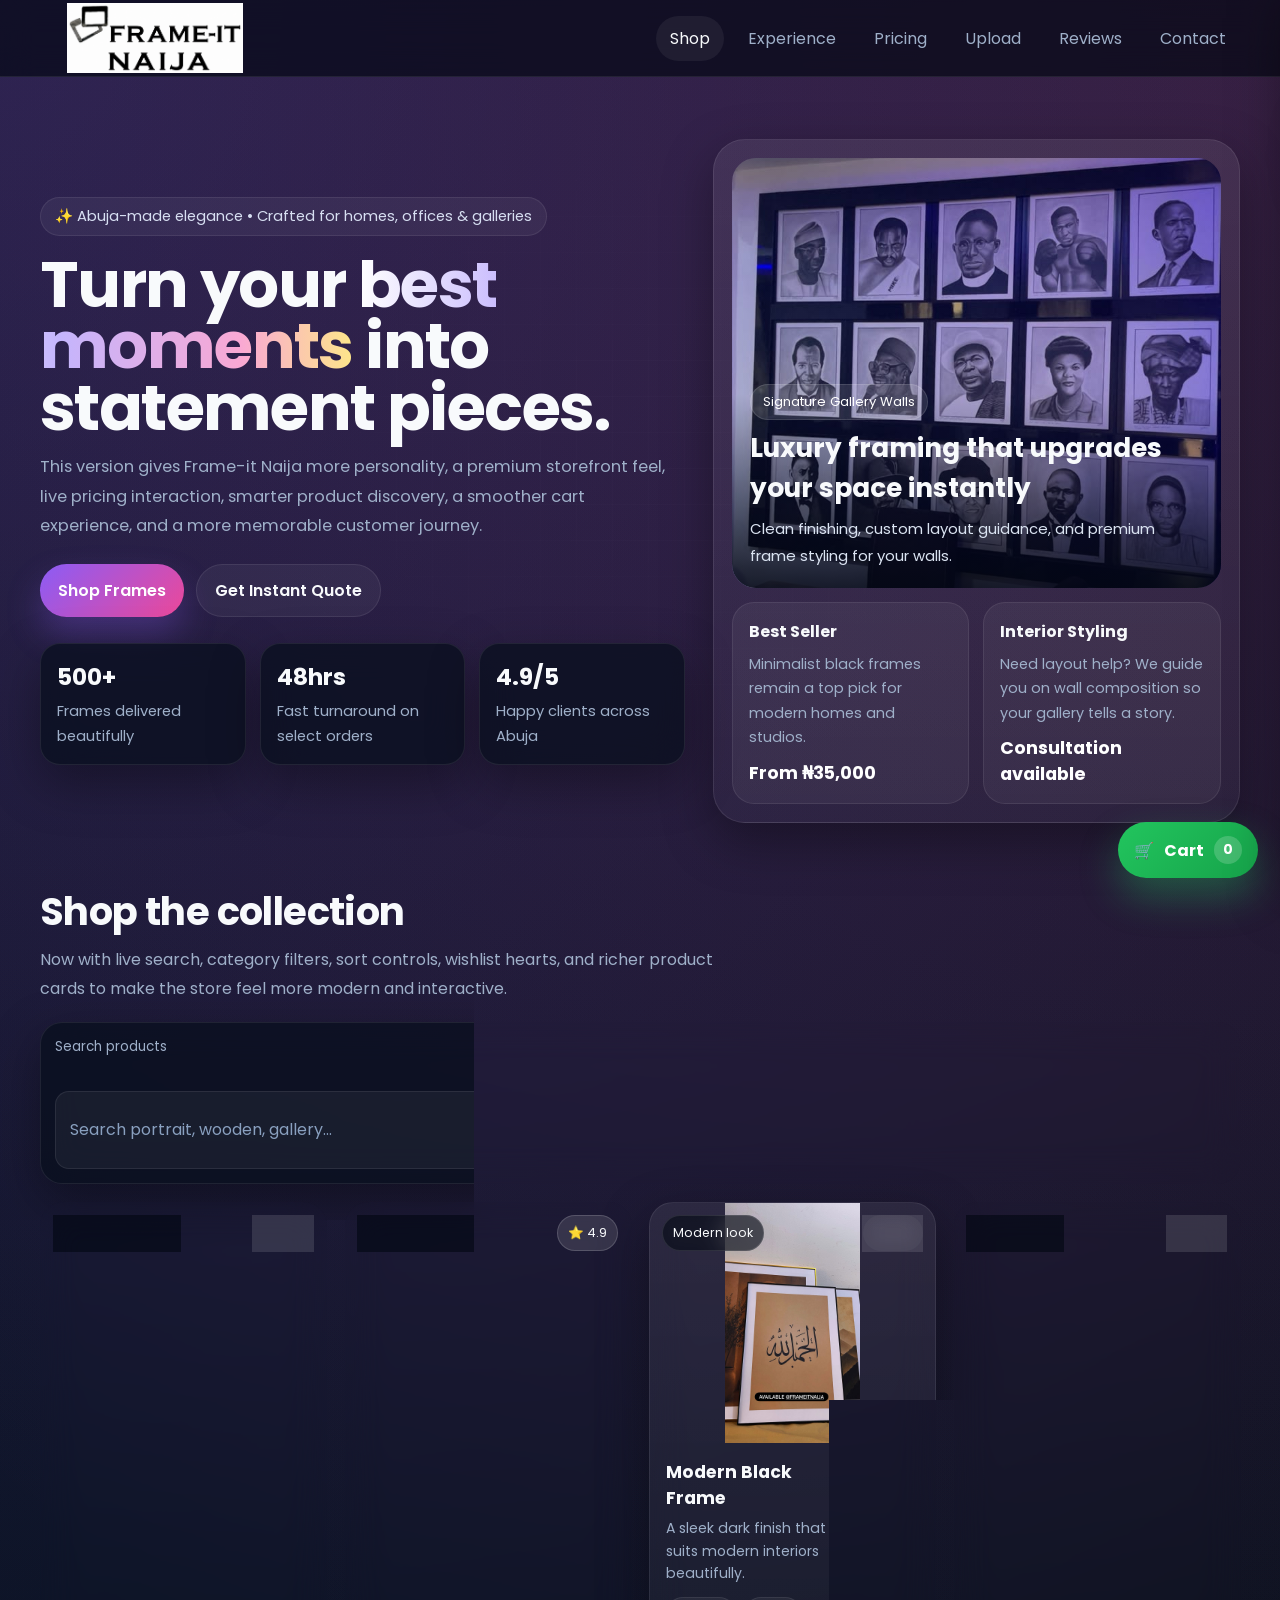
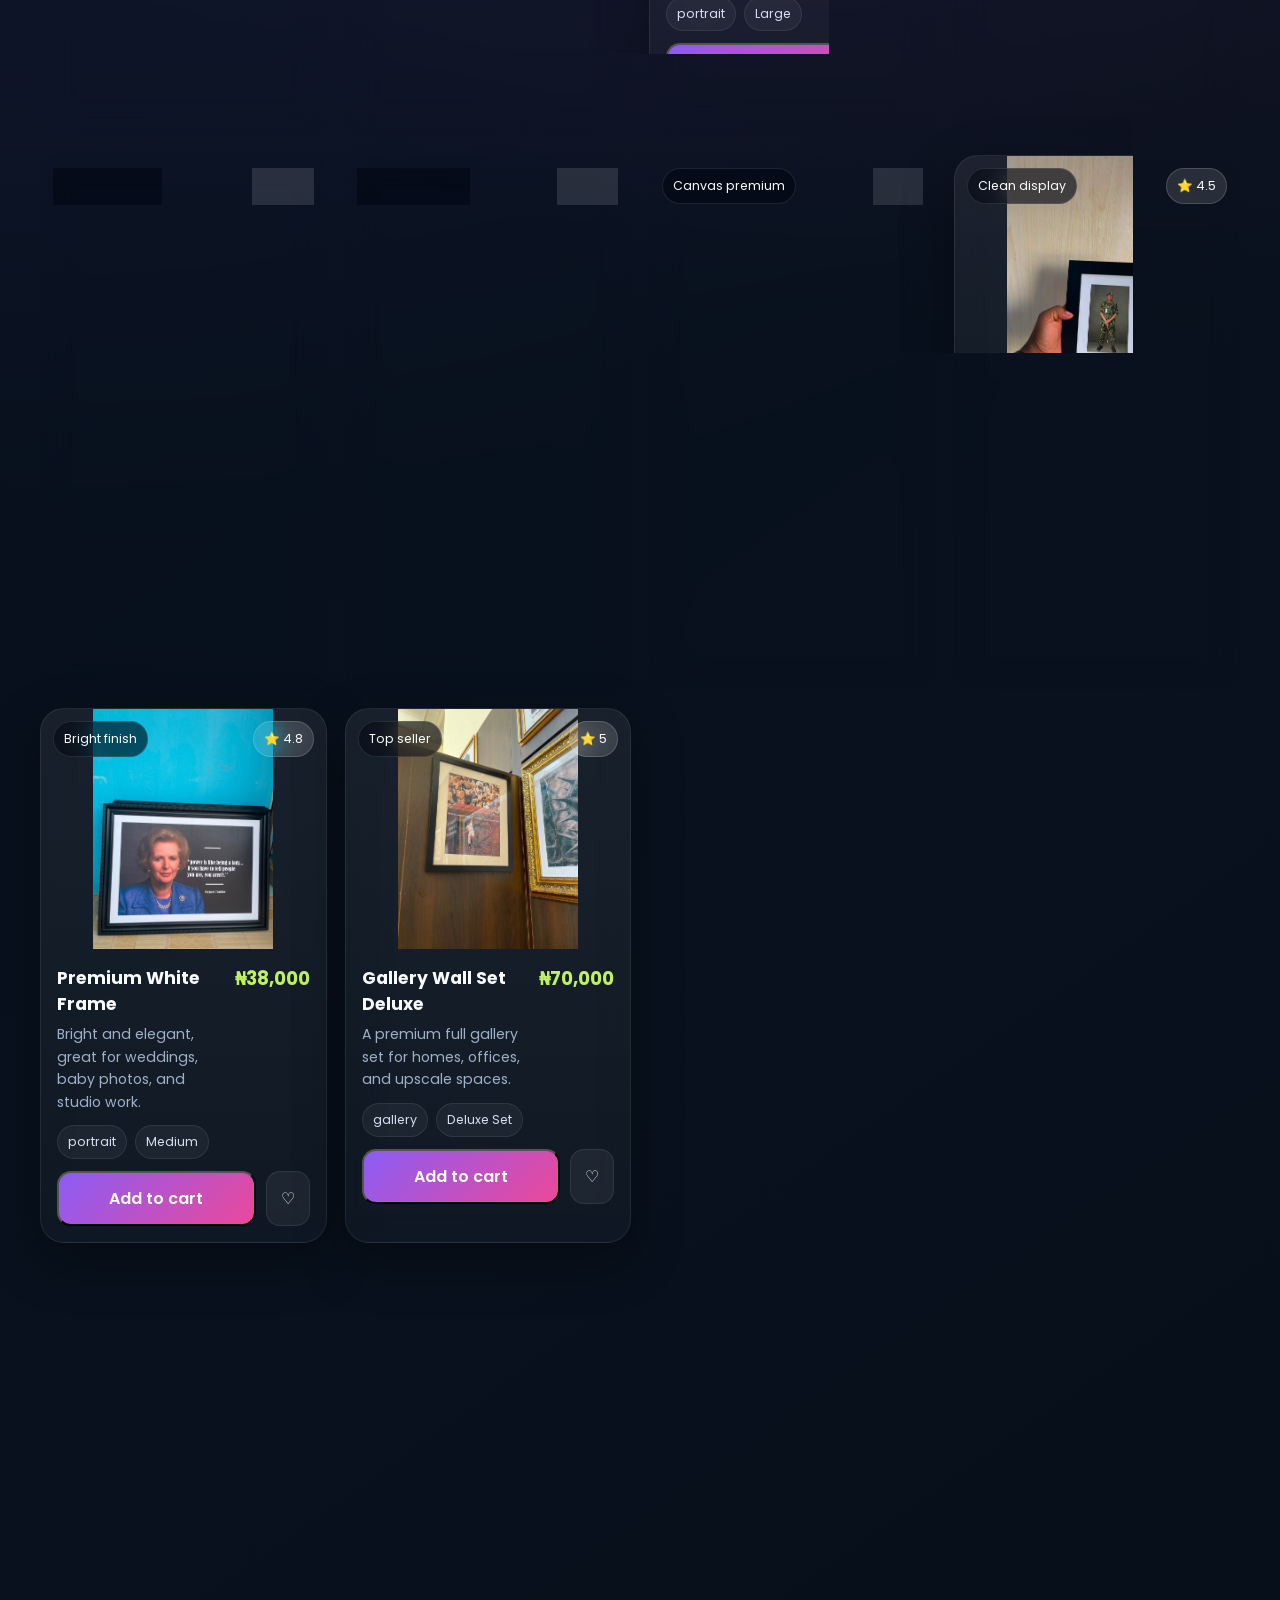
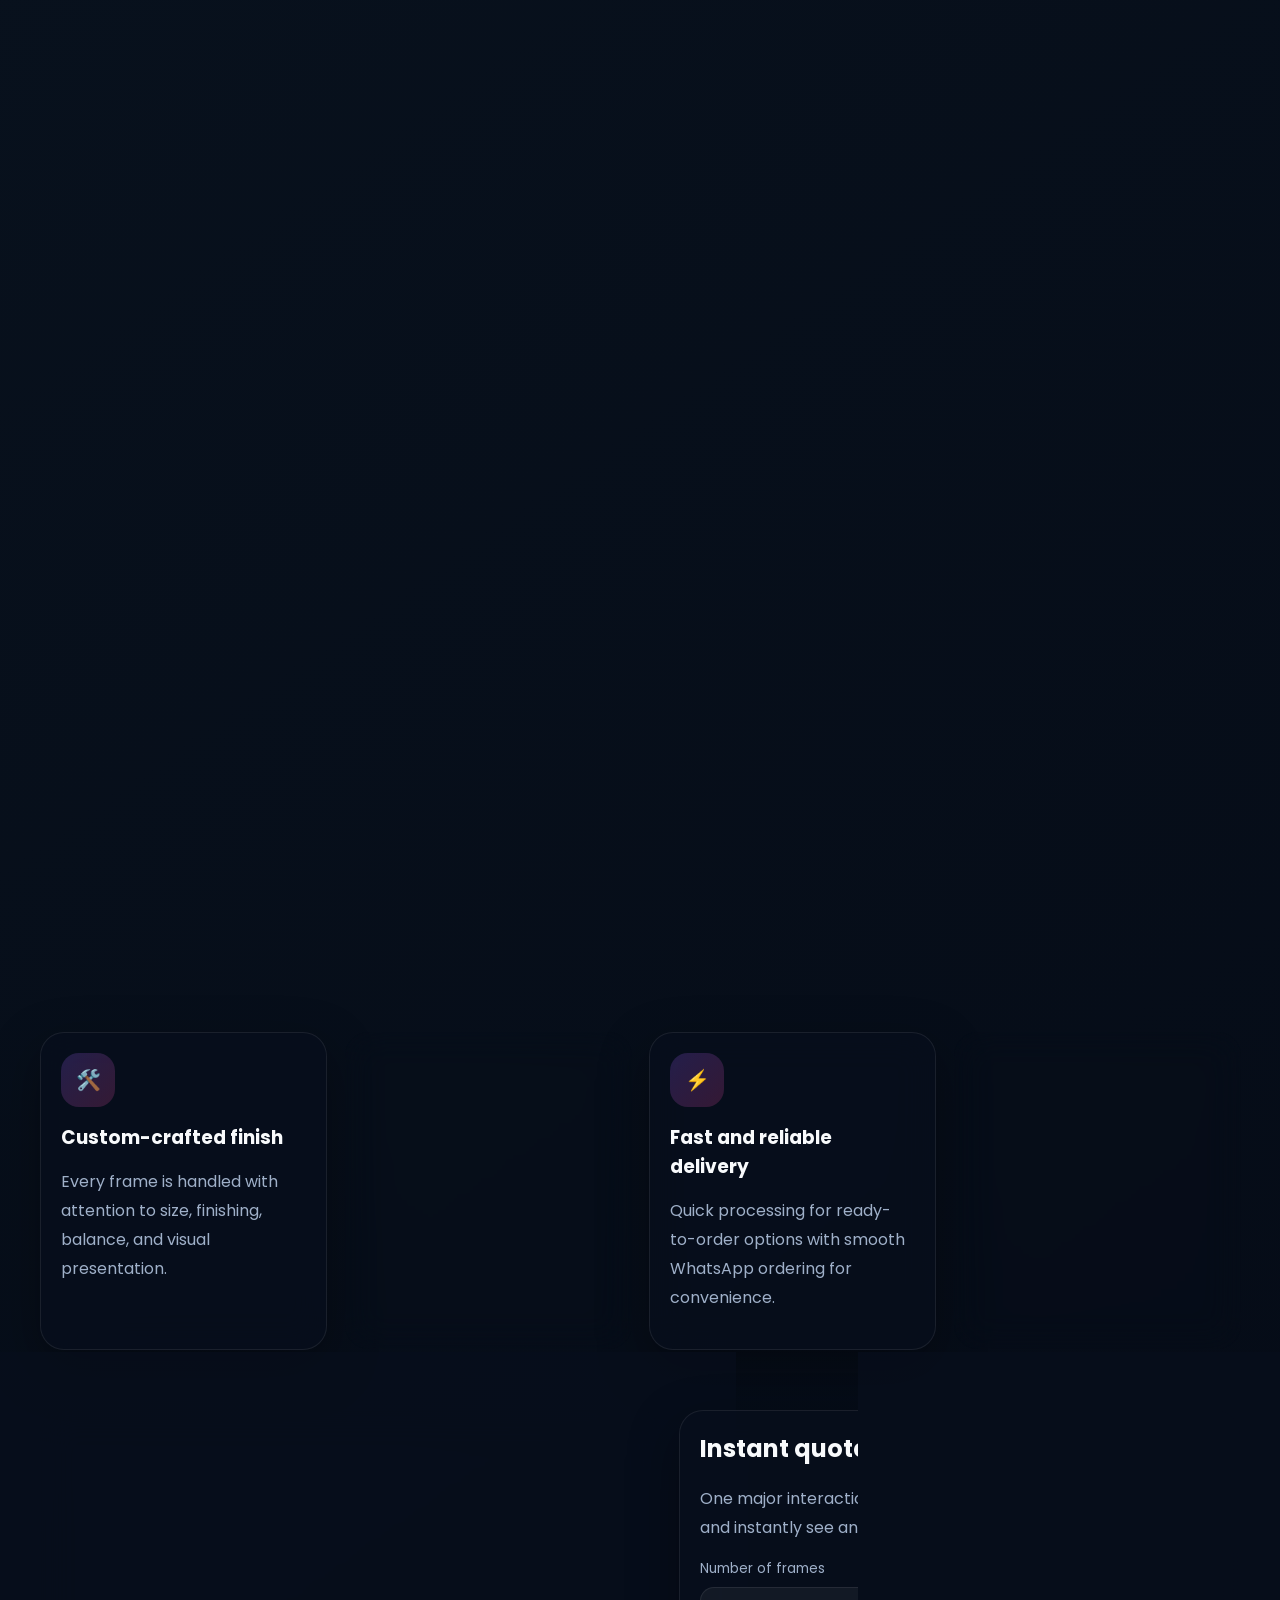
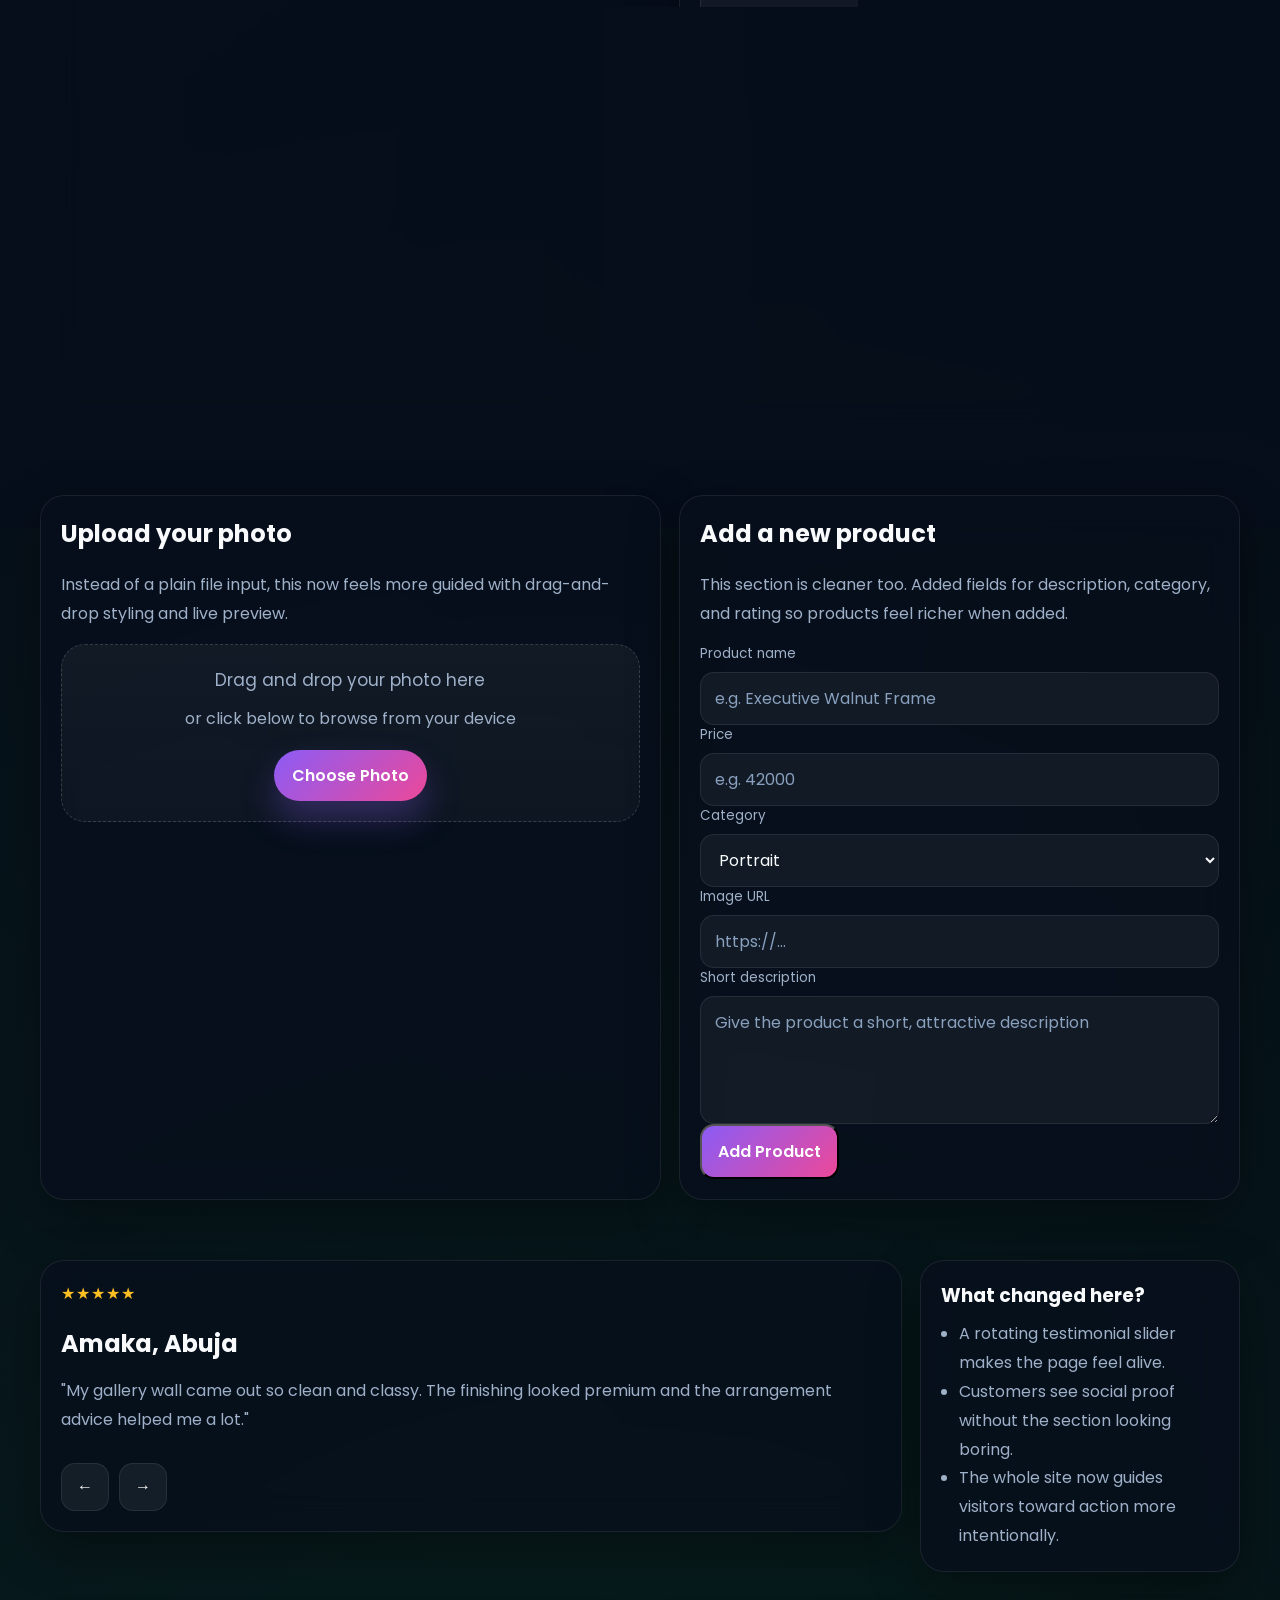
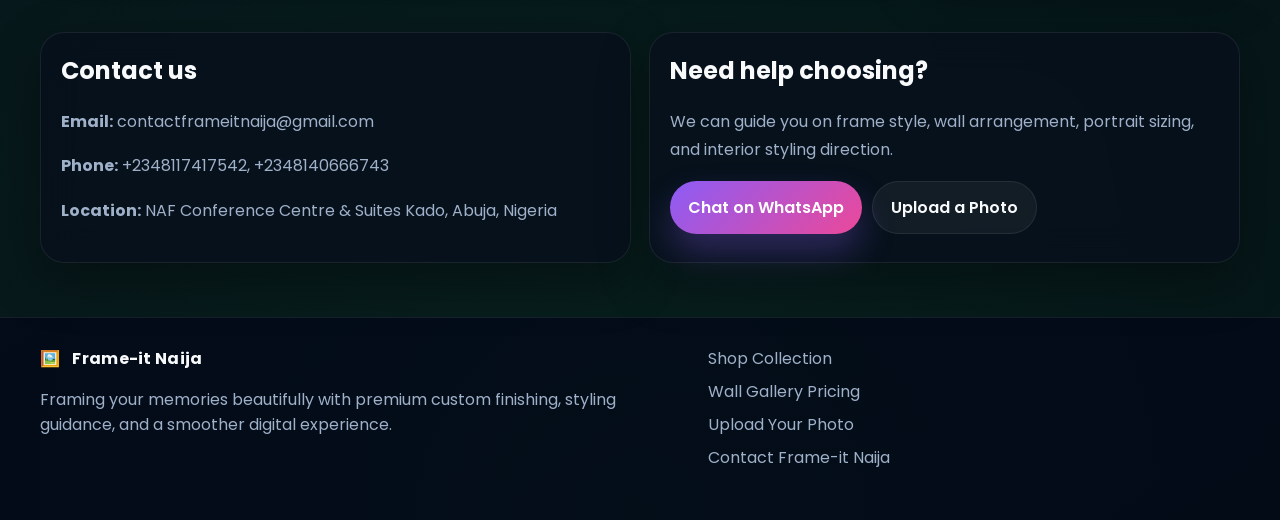
<file: index.html>
<!DOCTYPE html>
<html lang="en">
<head>
  <meta charset="UTF-8" />
  <meta name="viewport" content="width=device-width, initial-scale=1.0" />
  <title>Frame-it Naija | Premium Custom Frames</title>
  <link rel="icon" type="image/png" href="frame-it-naija-logo-index.png" />
  <link rel="preconnect" href="https://fonts.googleapis.com">
  <link rel="preconnect" href="https://fonts.gstatic.com" crossorigin>
  <link href="https://fonts.googleapis.com/css2?family=Poppins:wght@300;400;500;600;700;800&display=swap" rel="stylesheet">
  <style>
    :root {
      --bg: #07111f;
      --bg-soft: #0c1729;
      --panel: rgba(8, 15, 29, 0.72);
      --panel-solid: #0f1a2b;
      --text: #f8fafc;
      --muted: #9fb0c9;
      --line: rgba(255,255,255,0.08);
      --primary: #8b5cf6;
      --secondary: #ec4899;
      --accent: #22c55e;
      --gold: #f59e0b;
      --danger: #fb7185;
      --shadow: 0 18px 50px rgba(0,0,0,0.35);
      --radius-xl: 28px;
      --radius-lg: 20px;
      --radius-md: 14px;
      --max: 1200px;
    }

    * { box-sizing: border-box; }
    html { scroll-behavior: smooth; }
    body {
      margin: 0;
      font-family: 'Poppins', sans-serif;
      color: var(--text);
      background:
        radial-gradient(circle at top left, rgba(139,92,246,.22), transparent 30%),
        radial-gradient(circle at top right, rgba(236,72,153,.18), transparent 28%),
        radial-gradient(circle at bottom center, rgba(34,197,94,.12), transparent 30%),
        linear-gradient(145deg, #06101c, #08111d 40%, #030712);
      overflow-x: hidden;
    }

    body::before {
      content: "";
      position: fixed;
      inset: 0;
      pointer-events: none;
      background-image: linear-gradient(rgba(255,255,255,.03) 1px, transparent 1px), linear-gradient(90deg, rgba(255,255,255,.03) 1px, transparent 1px);
      background-size: 36px 36px;
      mask-image: radial-gradient(circle at center, black, transparent 78%);
      opacity: .45;
    }

    a { color: inherit; text-decoration: none; }
    img { max-width: 100%; display: block; }
    button, input, select, textarea { font: inherit; }

    .topbar {
      position: sticky;
      top: 0;
      z-index: 50;
      backdrop-filter: blur(16px);
      background: rgba(3,7,18,.65);
      border-bottom: 1px solid var(--line);
    }

    .topbar-inner,
    .section-wrap,
    .footer-wrap {
      width: min(var(--max), calc(100% - 32px));
      margin: 0 auto;
    }

    .topbar-inner {
      display: flex;
      align-items: center;
      justify-content: space-between;
      gap: 18px;
      min-height: 76px;
    }

    .brand {
      display: flex;
      align-items: center;
      gap: 12px;
      font-weight: 700;
      letter-spacing: .3px;
    }

    .brand-logo {
      width: 230px;
      height: 70px;
      object-fit: contain;
      object-position: center;
      border-radius: 0;
      box-shadow: none;
    }

    .desktop-nav {
      display: flex;
      flex-wrap: wrap;
      gap: 10px;
      align-items: center;
    }

    .desktop-nav button,
    .ghost-btn,
    .chip,
    .cta,
    .cart-fab,
    .icon-btn,
    .mini-btn {
      border: 0;
      cursor: pointer;
      transition: .28s ease;
    }

    .desktop-nav button {
      background: transparent;
      color: var(--muted);
      padding: 10px 14px;
      border-radius: 999px;
    }

    .desktop-nav button:hover,
    .desktop-nav button.active-link {
      color: var(--text);
      background: rgba(255,255,255,.06);
    }

    .hero {
      position: relative;
      padding: 62px 0 30px;
    }

    .hero-grid {
      width: min(var(--max), calc(100% - 32px));
      margin: 0 auto;
      display: grid;
      grid-template-columns: 1.1fr .9fr;
      gap: 28px;
      align-items: center;
    }

    .hero-copy {
      position: relative;
      z-index: 1;
    }

    .eyebrow {
      display: inline-flex;
      gap: 8px;
      align-items: center;
      padding: 8px 14px;
      border: 1px solid rgba(255,255,255,.08);
      border-radius: 999px;
      background: rgba(255,255,255,.05);
      color: #d7dff2;
      font-size: .92rem;
      margin-bottom: 18px;
    }

    .hero h1 {
      margin: 0 0 14px;
      font-size: clamp(2.3rem, 5vw, 4.7rem);
      line-height: .96;
      letter-spacing: -1.6px;
    }

    .gradient-text {
      background: linear-gradient(90deg, #fff, #c4b5fd 35%, #f9a8d4 75%, #fde68a);
      -webkit-background-clip: text;
      background-clip: text;
      color: transparent;
    }

    .hero p {
      max-width: 640px;
      color: var(--muted);
      font-size: 1.02rem;
      line-height: 1.8;
      margin: 0 0 24px;
    }

    .hero-actions {
      display: flex;
      flex-wrap: wrap;
      gap: 12px;
      margin-bottom: 26px;
    }

    .cta,
    .ghost-btn {
      padding: 13px 18px;
      border-radius: 999px;
      font-weight: 600;
    }

    .cta {
      color: #fff;
      background: linear-gradient(135deg, var(--primary), var(--secondary));
      box-shadow: 0 18px 35px rgba(139,92,246,.3);
    }

    .cta:hover,
    .cart-fab:hover,
    .icon-btn:hover,
    .mini-btn:hover {
      transform: translateY(-2px);
    }

    .ghost-btn {
      background: rgba(255,255,255,.05);
      color: var(--text);
      border: 1px solid rgba(255,255,255,.08);
    }

    .stats {
      display: grid;
      grid-template-columns: repeat(3, minmax(0,1fr));
      gap: 14px;
    }

    .stat {
      background: var(--panel);
      border: 1px solid var(--line);
      padding: 16px;
      border-radius: var(--radius-lg);
      backdrop-filter: blur(18px);
      box-shadow: var(--shadow);
    }

    .stat strong { display: block; font-size: 1.45rem; margin-bottom: 4px; }
    .stat span { color: var(--muted); font-size: .92rem; }

    .hero-card {
      position: relative;
      background: linear-gradient(180deg, rgba(255,255,255,.08), rgba(255,255,255,.03));
      border: 1px solid rgba(255,255,255,.09);
      border-radius: 32px;
      padding: 18px;
      box-shadow: var(--shadow);
      overflow: hidden;
    }

    .hero-showcase {
      display: grid;
      gap: 14px;
    }

    .showcase-main {
      position: relative;
      min-height: 430px;
      border-radius: 24px;
      overflow: hidden;
      background: url('images/frame-it-23.jpeg') center/cover;
    }

    .showcase-main::after {
      content: "";
      position: absolute;
      inset: 0;
      background: linear-gradient(to top, rgba(3,7,18,.88), rgba(3,7,18,.08) 45%);
    }

    .showcase-copy {
      position: absolute;
      left: 18px;
      right: 18px;
      bottom: 18px;
      z-index: 1;
      display: flex;
      flex-direction: column;
      gap: 8px;
    }

    .tag {
      width: fit-content;
      padding: 7px 12px;
      border-radius: 999px;
      background: rgba(255,255,255,.12);
      border: 1px solid rgba(255,255,255,.12);
      font-size: .82rem;
      color: #fff;
    }

    .showcase-copy h3 { margin: 0; font-size: 1.65rem; }
    .showcase-copy p { margin: 0; color: #dbe4f2; font-size: .93rem; }

    .showcase-mini-grid {
      display: grid;
      grid-template-columns: repeat(2, minmax(0,1fr));
      gap: 14px;
    }

    .mini-panel {
      background: rgba(255,255,255,.05);
      border: 1px solid rgba(255,255,255,.08);
      padding: 16px;
      border-radius: 22px;
      min-height: 120px;
    }

    .mini-panel h4 { margin: 0 0 8px; }
    .mini-panel p { margin: 0; color: var(--muted); font-size: .9rem; line-height: 1.7; }

    .mini-panel strong {
      color: #fff;
      display: block;
      margin-top: 10px;
      font-size: 1.1rem;
    }

    .section {
      padding: 30px 0;
    }

    .section-wrap {
      display: grid;
      gap: 18px;
    }

    .section-header {
      display: flex;
      align-items: end;
      justify-content: space-between;
      gap: 16px;
      flex-wrap: wrap;
    }

    .section-header h2 {
      margin: 0;
      font-size: clamp(1.7rem, 3vw, 2.4rem);
      letter-spacing: -.6px;
    }

    .section-header p {
      margin: 6px 0 0;
      color: var(--muted);
      max-width: 720px;
      line-height: 1.8;
    }

    .toolbar {
      display: grid;
      grid-template-columns: 1.2fr .8fr .8fr;
      gap: 12px;
      background: var(--panel);
      padding: 14px;
      border-radius: 22px;
      border: 1px solid var(--line);
      box-shadow: var(--shadow);
      backdrop-filter: blur(18px);
    }

    .field {
      display: grid;
      gap: 8px;
    }

    .field label {
      font-size: .84rem;
      color: var(--muted);
    }

    .input,
    .select,
    textarea {
      width: 100%;
      background: rgba(255,255,255,.05);
      border: 1px solid rgba(255,255,255,.08);
      color: var(--text);
      border-radius: 14px;
      padding: 13px 14px;
      outline: none;
    }

    .input::placeholder,
    textarea::placeholder { color: #89a0bf; }

    .chip-row {
      display: flex;
      flex-wrap: wrap;
      gap: 10px;
    }

    .chip {
      padding: 10px 14px;
      border-radius: 999px;
      background: rgba(255,255,255,.05);
      color: var(--muted);
      border: 1px solid rgba(255,255,255,.08);
    }

    .chip.active-chip,
    .chip:hover {
      color: #fff;
      background: linear-gradient(135deg, rgba(139,92,246,.28), rgba(236,72,153,.22));
      border-color: rgba(255,255,255,.14);
    }

    .product-grid {
      display: grid;
      grid-template-columns: repeat(auto-fit, minmax(250px, 1fr));
      gap: 18px;
    }

    .card {
      position: relative;
      overflow: hidden;
      border-radius: 24px;
      background: linear-gradient(180deg, rgba(255,255,255,.07), rgba(255,255,255,.03));
      border: 1px solid rgba(255,255,255,.08);
      box-shadow: var(--shadow);
      transition: .3s ease;
      backdrop-filter: blur(18px);
    }

    .card:hover {
      transform: translateY(-7px);
      border-color: rgba(255,255,255,.16);
    }

    .card-media {
      position: relative;
      height: 240px;
      overflow: hidden;
    }

    .card-media img {
      width: 100%;
      height: 100%;
      object-fit: contain;
      transition: transform .5s ease;
    }

    .card:hover .card-media img {
      transform: scale(1.07);
    }

    .badge-row {
      position: absolute;
      top: 12px;
      left: 12px;
      right: 12px;
      display: flex;
      justify-content: space-between;
      gap: 10px;
      z-index: 1;
    }

    .badge,
    .rating-pill {
      padding: 8px 10px;
      border-radius: 999px;
      font-size: .78rem;
      backdrop-filter: blur(12px);
    }

    .badge {
      background: rgba(3,7,18,.62);
      border: 1px solid rgba(255,255,255,.1);
    }

    .rating-pill {
      background: rgba(255,255,255,.12);
      border: 1px solid rgba(255,255,255,.16);
    }

    .card-body {
      padding: 16px;
      display: grid;
      gap: 12px;
    }

    .card-top {
      display: flex;
      justify-content: space-between;
      gap: 12px;
      align-items: start;
    }

    .card-top h3 {
      margin: 0;
      font-size: 1.08rem;
    }

    .card-top p {
      margin: 6px 0 0;
      color: var(--muted);
      font-size: .88rem;
      line-height: 1.6;
    }

    .price {
      font-size: 1.15rem;
      font-weight: 700;
      color: #bef264;
      white-space: nowrap;
    }

    .meta-row {
      display: flex;
      flex-wrap: wrap;
      gap: 8px;
    }

    .meta-pill {
      padding: 7px 10px;
      background: rgba(255,255,255,.05);
      border: 1px solid rgba(255,255,255,.08);
      border-radius: 999px;
      color: #d7dff2;
      font-size: .78rem;
    }

    .card-actions {
      display: grid;
      grid-template-columns: 1fr auto;
      gap: 10px;
    }

    .primary-btn,
    .icon-btn,
    .mini-btn {
      border-radius: 14px;
      color: #fff;
    }

    .primary-btn {
      background: linear-gradient(135deg, var(--primary), var(--secondary));
      padding: 13px 16px;
      font-weight: 600;
    }

    .icon-btn,
    .mini-btn {
      background: rgba(255,255,255,.06);
      border: 1px solid rgba(255,255,255,.08);
      padding: 0 14px;
    }

    .empty-state {
      text-align: center;
      padding: 34px 20px;
      border: 1px dashed rgba(255,255,255,.13);
      border-radius: 22px;
      color: var(--muted);
      background: rgba(255,255,255,.03);
    }

    .feature-grid,
    .info-grid,
    .two-col,
    .testimonial-wrap {
      display: grid;
      gap: 18px;
    }

    .feature-grid { grid-template-columns: repeat(auto-fit, minmax(220px, 1fr)); }
    .info-grid { grid-template-columns: repeat(auto-fit, minmax(260px, 1fr)); }
    .two-col { grid-template-columns: 1.05fr .95fr; }
    .testimonial-wrap { grid-template-columns: 1fr 320px; align-items: start; }

    .panel {
      background: var(--panel);
      border: 1px solid var(--line);
      border-radius: 24px;
      padding: 20px;
      box-shadow: var(--shadow);
      backdrop-filter: blur(18px);
    }

    .feature-card h3,
    .panel h3,
    .panel h4 {
      margin: 0 0 10px;
    }

    .feature-card p,
    .panel p,
    .panel li,
    .panel td,
    .panel th {
      color: var(--muted);
      line-height: 1.8;
    }

    .feature-icon {
      width: 54px;
      height: 54px;
      border-radius: 18px;
      display: grid;
      place-items: center;
      background: linear-gradient(135deg, rgba(139,92,246,.22), rgba(236,72,153,.2));
      font-size: 1.25rem;
      margin-bottom: 16px;
    }

    .price-table {
      overflow: hidden;
      border-radius: 18px;
      border: 1px solid rgba(255,255,255,.08);
    }

    table {
      width: 100%;
      border-collapse: collapse;
      background: rgba(255,255,255,.03);
    }

    th, td {
      padding: 14px 16px;
      text-align: left;
      border-bottom: 1px solid rgba(255,255,255,.07);
    }

    th { color: #fff; background: rgba(255,255,255,.05); }

    .quote-box {
      display: grid;
      gap: 12px;
    }

    .quote-result {
      background: linear-gradient(135deg, rgba(34,197,94,.12), rgba(245,158,11,.08));
      border: 1px solid rgba(255,255,255,.08);
      border-radius: 18px;
      padding: 18px;
    }

    .quote-price {
      font-size: 2rem;
      font-weight: 800;
      color: #fff;
      line-height: 1;
      margin-bottom: 10px;
    }

    .upload-box {
      border: 1.4px dashed rgba(255,255,255,.16);
      border-radius: 24px;
      padding: 20px;
      text-align: center;
      background: linear-gradient(180deg, rgba(255,255,255,.05), rgba(255,255,255,.03));
    }

    .upload-box.dragover {
      border-color: rgba(236,72,153,.7);
      background: rgba(236,72,153,.08);
    }

    .preview-area {
      margin-top: 16px;
      display: none;
      gap: 16px;
      align-items: center;
      justify-content: center;
      flex-wrap: wrap;
    }

    .preview-area.active { display: flex; }

    .preview-area img {
      width: min(100%, 360px);
      border-radius: 18px;
      border: 1px solid rgba(255,255,255,.08);
      object-fit: contain;
      box-shadow: var(--shadow);
    }

    .testimonial-card {
      min-height: 230px;
      display: grid;
      gap: 12px;
      align-content: space-between;
    }

    .stars { color: #fbbf24; letter-spacing: 1px; }

    .review-controls {
      display: flex;
      gap: 10px;
    }

    .review-controls button {
      width: 48px;
      height: 48px;
      border-radius: 14px;
    }

    .cart-fab {
      position: fixed;
      right: 22px;
      bottom: 22px;
      z-index: 60;
      display: flex;
      align-items: center;
      gap: 10px;
      padding: 14px 16px;
      border-radius: 999px;
      color: #fff;
      background: linear-gradient(135deg, var(--accent), #16a34a);
      box-shadow: 0 18px 38px rgba(34,197,94,.35);
      font-weight: 700;
    }

    .cart-count {
      min-width: 28px;
      height: 28px;
      border-radius: 999px;
      display: grid;
      place-items: center;
      background: rgba(255,255,255,.18);
      font-size: .85rem;
    }

    .drawer-backdrop {
      position: fixed;
      inset: 0;
      background: rgba(2,6,23,.6);
      opacity: 0;
      visibility: hidden;
      transition: .3s ease;
      z-index: 69;
    }

    .drawer-backdrop.active {
      opacity: 1;
      visibility: visible;
    }

    .cart-drawer {
      position: fixed;
      top: 0;
      right: 0;
      width: min(420px, 100%);
      height: 100%;
      background: #06101c;
      border-left: 1px solid rgba(255,255,255,.08);
      padding: 18px;
      transform: translateX(105%);
      transition: .36s ease;
      z-index: 70;
      display: grid;
      grid-template-rows: auto auto 1fr auto;
      gap: 18px;
      box-shadow: -18px 0 50px rgba(0,0,0,.35);
    }

    .cart-drawer.active { transform: translateX(0); }

    .cart-head,
    .cart-summary,
    .cart-row {
      display: flex;
      align-items: center;
      justify-content: space-between;
      gap: 12px;
    }

    .cart-items {
      overflow: auto;
      display: grid;
      align-content: start;
      gap: 12px;
      padding-right: 4px;
    }

    .cart-item {
      display: grid;
      grid-template-columns: 72px 1fr auto;
      gap: 12px;
      align-items: center;
      background: rgba(255,255,255,.04);
      border: 1px solid rgba(255,255,255,.08);
      border-radius: 18px;
      padding: 10px;
    }

    .cart-item img {
      width: 72px;
      height: 72px;
      object-fit: contain;
      border-radius: 14px;
    }

    .cart-item h4 {
      margin: 0 0 3px;
      font-size: .95rem;
    }

    .cart-item p {
      margin: 0;
      color: var(--muted);
      font-size: .82rem;
    }

    .qty-box {
      display: inline-flex;
      align-items: center;
      gap: 8px;
      margin-top: 8px;
    }

    .qty-btn {
      width: 28px;
      height: 28px;
      border-radius: 0;
      background: rgba(255,255,255,.06);
      border: 1px solid rgba(255,255,255,.08);
      color: #fff;
      cursor: pointer;
    }

    .cart-footer {
      display: grid;
      gap: 12px;
      border-top: 1px solid rgba(255,255,255,.08);
      padding-top: 16px;
    }

    .cart-footer .primary-btn,
    .cart-footer .ghost-btn {
      width: 100%;
      justify-content: center;
      display: inline-flex;
      align-items: center;
    }

    .toast {
      position: fixed;
      left: 50%;
      bottom: 94px;
      transform: translateX(-50%) translateY(18px);
      background: rgba(8,15,29,.92);
      border: 1px solid rgba(255,255,255,.08);
      color: #fff;
      padding: 12px 16px;
      border-radius: 999px;
      opacity: 0;
      pointer-events: none;
      transition: .3s ease;
      z-index: 80;
      box-shadow: var(--shadow);
    }

    .toast.show {
      opacity: 1;
      transform: translateX(-50%) translateY(0);
    }

    .footer {
      margin-top: 24px;
      border-top: 1px solid rgba(255,255,255,.08);
      background: rgba(2,6,23,.66);
    }

    .footer-wrap {
      padding: 28px 0 50px;
      display: grid;
      grid-template-columns: 1.1fr .9fr;
      gap: 18px;
    }

    .footer p,
    .footer li,
    .footer a { color: var(--muted); }

    .footer ul {
      list-style: none;
      padding: 0;
      margin: 0;
      display: grid;
      gap: 8px;
    }

    .reveal {
      opacity: 0;
      transform: translateY(18px);
      transition: .6s ease;
    }

    .reveal.visible {
      opacity: 1;
      transform: translateY(0);
    }

    @media (max-width: 980px) {
      .hero-grid,
      .two-col,
      .testimonial-wrap,
      .footer-wrap {
        grid-template-columns: 1fr;
      }

      .toolbar {
        grid-template-columns: 1fr;
      }
    }

    @media (max-width: 720px) {
      .brand-logo {
        width: 145px;
        height: 48px;
      }

      .desktop-nav {
        display: none;
      }

      .stats {
        grid-template-columns: 1fr;
      }

      .showcase-mini-grid,
      .card-actions {
        grid-template-columns: 1fr;
      }

      .section {
        padding: 24px 0;
      }

      .cart-fab span.label {
        display: none;
      }
    }


    .recent-work-grid {
      display: grid;
      grid-template-columns: repeat(auto-fit, minmax(190px, 1fr));
      gap: 14px;
      margin-top: 22px;
    }

    .recent-work-card {
      position: relative;
      overflow: hidden;
      min-height: 260px;
      border-radius: 20px;
      border: 1px solid rgba(255,255,255,.09);
      background: rgba(255,255,255,.04);
      box-shadow: var(--shadow);
    }

    .recent-work-card img {
      width: 100%;
      height: 100%;
      min-height: 260px;
      object-fit: contain;
      transition: transform .35s ease;
    }

    .recent-work-card:hover img {
      transform: scale(1.04);
    }

  </style>
</head>
<body>
  <div class="topbar">
    <div class="topbar-inner">
      <div class="brand">
        <img src="frame-it-naija-logo-index.png" alt="Frame-it Naija logo" class="brand-logo" />
      </div>

      <nav class="desktop-nav">
        <button class="active-link" data-scroll="shop">Shop</button>
        <button data-scroll="experience">Experience</button>
        <button data-scroll="pricing">Pricing</button>
        <button data-scroll="upload">Upload</button>
        <button data-scroll="reviews">Reviews</button>
        <button data-scroll="contact">Contact</button>
      </nav>
    </div>
  </div>

  <section class="hero">
    <div class="hero-grid">
      <div class="hero-copy reveal">
        <div class="eyebrow">✨ Abuja-made elegance • Crafted for homes, offices & galleries</div>
        <h1>Turn your <span class="gradient-text">best moments</span> into statement pieces.</h1>
        <p>
          This version gives Frame-it Naija more personality, a premium storefront feel, live pricing interaction,
          smarter product discovery, a smoother cart experience, and a more memorable customer journey.
        </p>
        <div class="hero-actions">
          <button class="cta" onclick="scrollToSection('shop')">Shop Frames</button>
          <button class="ghost-btn" onclick="scrollToSection('quote')">Get Instant Quote</button>
        </div>
        <div class="stats">
          <div class="stat">
            <strong>500+</strong>
            <span>Frames delivered beautifully</span>
          </div>
          <div class="stat">
            <strong>48hrs</strong>
            <span>Fast turnaround on select orders</span>
          </div>
          <div class="stat">
            <strong>4.9/5</strong>
            <span>Happy clients across Abuja</span>
          </div>
        </div>
      </div>

      <div class="hero-card reveal">
        <div class="hero-showcase">
          <div class="showcase-main">
            <div class="showcase-copy">
              <div class="tag">Signature Gallery Walls</div>
              <h3>Luxury framing that upgrades your space instantly</h3>
              <p>Clean finishing, custom layout guidance, and premium frame styling for your walls.</p>
            </div>
          </div>
          <div class="showcase-mini-grid">
            <div class="mini-panel">
              <h4>Best Seller</h4>
              <p>Minimalist black frames remain a top pick for modern homes and studios.</p>
              <strong>From ₦35,000</strong>
            </div>
            <div class="mini-panel">
              <h4>Interior Styling</h4>
              <p>Need layout help? We guide you on wall composition so your gallery tells a story.</p>
              <strong>Consultation available</strong>
            </div>
          </div>
        </div>
      </div>
    </div>
  </section>

  <section class="section" id="shop">
    <div class="section-wrap">
      <div class="section-header reveal">
        <div>
          <h2>Shop the collection</h2>
          <p>Now with live search, category filters, sort controls, wishlist hearts, and richer product cards to make the store feel more modern and interactive.</p>
        </div>
      </div>

      <div class="toolbar reveal">
        <div class="field">
          <label for="searchInput">Search products</label>
          <input id="searchInput" class="input" type="text" placeholder="Search portrait, wooden, gallery..." />
        </div>
        <div class="field">
          <label for="sortSelect">Sort by</label>
          <select id="sortSelect" class="select">
            <option value="featured">Featured</option>
            <option value="low">Price: Low to High</option>
            <option value="high">Price: High to Low</option>
            <option value="rating">Top Rated</option>
          </select>
        </div>
        <div class="field">
          <label>Quick picks</label>
          <div class="chip-row">
            <button class="chip active-chip" data-category="all">All</button>
            <button class="chip" data-category="portrait">Portrait</button>
            <button class="chip" data-category="gallery">Gallery</button>
            <button class="chip" data-category="luxury">Luxury</button>
          </div>
        </div>
      </div>

      <div class="product-grid reveal" id="products"></div>
      <div id="emptyState" class="empty-state" style="display:none;">No frame matched your search. Try another keyword or switch category.</div>
    </div>
  </section>



  <section class="section" id="recent-work">
    <div class="section-wrap">
      <div class="section-header reveal">
        <div>
          <div class="eyebrow">🖼️ Real Frame-it Naija work</div>
          <h2>Recent framing projects</h2>
          <p>Browse a selection of frames, wall installations, portrait pieces, and art finishing from Frame-it Naija.</p>
        </div>
      </div>
      <div class="recent-work-grid">
        <figure class="recent-work-card reveal"><img src="images/frame-it-01.jpeg" alt="Frame-it Naija framing project 1" loading="lazy"></figure>
        <figure class="recent-work-card reveal"><img src="images/frame-it-23.jpeg" alt="Frame-it Naija framing project 3" loading="lazy"></figure>
        <figure class="recent-work-card reveal"><img src="images/frame-it-02.jpeg" alt="Frame-it Naija framing project 4" loading="lazy"></figure>
        <figure class="recent-work-card reveal"><img src="images/frame-it-08.jpeg" alt="Frame-it Naija framing project 5" loading="lazy"></figure>
        <figure class="recent-work-card reveal"><img src="images/frame-it-04.jpeg" alt="Frame-it Naija framing project 9" loading="lazy"></figure>
        <figure class="recent-work-card reveal"><img src="images/frame-it-22.jpeg" alt="Frame-it Naija framing project 11" loading="lazy"></figure>
        <figure class="recent-work-card reveal"><img src="images/frame-it-05.jpeg" alt="Frame-it Naija framing project 12" loading="lazy"></figure>
        <figure class="recent-work-card reveal"><img src="images/frame-it-16.jpeg" alt="Frame-it Naija framing project 13" loading="lazy"></figure>
        <figure class="recent-work-card reveal"><img src="images/frame-it-06.jpeg" alt="Frame-it Naija framing project 14" loading="lazy"></figure>
        <figure class="recent-work-card reveal"><img src="images/frame-it-11.jpeg" alt="Frame-it Naija framing project 15" loading="lazy"></figure>
        <figure class="recent-work-card reveal"><img src="images/frame-it-20.jpeg" alt="Frame-it Naija framing project 17" loading="lazy"></figure>
        <figure class="recent-work-card reveal"><img src="images/frame-it-07.jpeg" alt="Frame-it Naija framing project 18" loading="lazy"></figure>
        <figure class="recent-work-card reveal"><img src="images/frame-it-17.jpeg" alt="Frame-it Naija framing project 19" loading="lazy"></figure>
      </div>
    </div>
  </section>

  <section class="section" id="experience">
    <div class="section-wrap">
      <div class="section-header reveal">
        <div>
          <h2>Why people choose Frame-it Naija</h2>
          <p>Instead of plain text lists, this section now feels more like a premium service brand with stronger positioning.</p>
        </div>
      </div>

      <div class="feature-grid">
        <div class="panel feature-card reveal">
          <div class="feature-icon">🛠️</div>
          <h3>Custom-crafted finish</h3>
          <p>Every frame is handled with attention to size, finishing, balance, and visual presentation.</p>
        </div>
        <div class="panel feature-card reveal">
          <div class="feature-icon">🏠</div>
          <h3>Interior styling support</h3>
          <p>Not sure what to hang where? Get guidance on layouts that elevate your living room, office, or hallway.</p>
        </div>
        <div class="panel feature-card reveal">
          <div class="feature-icon">⚡</div>
          <h3>Fast and reliable delivery</h3>
          <p>Quick processing for ready-to-order options with smooth WhatsApp ordering for convenience.</p>
        </div>
        <div class="panel feature-card reveal">
          <div class="feature-icon">💎</div>
          <h3>Premium materials</h3>
          <p>Built to last with a polished feel that makes your memories look expensive and intentional.</p>
        </div>
      </div>
    </div>
  </section>

  <section class="section" id="pricing">
    <div class="section-wrap two-col">
      <div class="panel reveal">
        <div class="section-header" style="margin-bottom: 14px;">
          <div>
            <h2>Wall gallery pricing</h2>
            <p>Your old price table is still here, but the section now feels cleaner and more premium.</p>
          </div>
        </div>
        <div class="price-table">
          <table>
            <thead>
              <tr>
                <th>Frames</th>
                <th>Price</th>
              </tr>
            </thead>
            <tbody>
              <tr><td>4 Frames</td><td>₦200,000</td></tr>
              <tr><td>6 Frames</td><td>₦290,000</td></tr>
              <tr><td>7 Frames</td><td>₦340,000</td></tr>
              <tr><td>8 Frames</td><td>₦390,000</td></tr>
              <tr><td>10 Frames</td><td>₦480,000</td></tr>
              <tr><td>12 Frames</td><td>₦550,000</td></tr>
            </tbody>
          </table>
        </div>
      </div>

      <div class="panel reveal" id="quote">
        <h2 style="margin-top: 0;">Instant quote estimator</h2>
        <p>One major interaction added here: visitors can play with options and instantly see an estimate before messaging you.</p>

        <div class="quote-box">
          <div class="field">
            <label for="frameCount">Number of frames</label>
            <select id="frameCount" class="select">
              <option value="4">4 frames</option>
              <option value="6">6 frames</option>
              <option value="7">7 frames</option>
              <option value="8">8 frames</option>
              <option value="10">10 frames</option>
              <option value="12">12 frames</option>
            </select>
          </div>
          <div class="field">
            <label for="frameStyle">Style tier</label>
            <select id="frameStyle" class="select">
              <option value="1">Classic finish</option>
              <option value="1.18">Premium finish</option>
              <option value="1.35">Luxury finish</option>
            </select>
          </div>
          <div class="field">
            <label for="deliveryZone">Delivery option</label>
            <select id="deliveryZone" class="select">
              <option value="0">Pickup</option>
              <option value="15000">Within Abuja</option>
              <option value="30000">Outside Abuja</option>
            </select>
          </div>

          <div class="quote-result">
            <div class="quote-price" id="quotePrice">₦200,000</div>
            <div style="color: var(--muted); line-height: 1.8;" id="quoteText">Estimated for 4 classic frames, pickup option.</div>
          </div>

          <button class="primary-btn" onclick="sendQuoteToWhatsApp()">Send quote to WhatsApp</button>
        </div>
      </div>
    </div>
  </section>

  <section class="section" id="upload">
    <div class="section-wrap two-col">
      <div class="panel reveal">
        <h2 style="margin-top: 0;">Upload your photo</h2>
        <p>Instead of a plain file input, this now feels more guided with drag-and-drop styling and live preview.</p>
        <div class="upload-box" id="dropZone">
          <p style="font-size: 1.06rem; margin-top: 0;">Drag and drop your photo here</p>
          <p style="color: var(--muted); margin-top: -8px;">or click below to browse from your device</p>
          <input id="fileInput" type="file" accept="image/*" style="display:none;" />
          <button class="cta" onclick="document.getElementById('fileInput').click()">Choose Photo</button>
          <div class="preview-area" id="previewArea">
            <img id="previewImg" alt="Uploaded preview" />
            <div class="panel" style="max-width: 320px; text-align: left; padding: 16px;">
              <h4 style="margin-top: 0;">Preview ready</h4>
              <p style="margin-bottom: 0;">Your image preview is visible here. You can now send it to Frame-it Naija for framing consultation on WhatsApp.</p>
            </div>
          </div>
        </div>
      </div>

      <div class="panel reveal">
        <h2 style="margin-top: 0;">Add a new product</h2>
        <p>This section is cleaner too. Added fields for description, category, and rating so products feel richer when added.</p>
        <div class="field">
          <label for="pname">Product name</label>
          <input id="pname" class="input" placeholder="e.g. Executive Walnut Frame" />
        </div>
        <div class="field">
          <label for="pprice">Price</label>
          <input id="pprice" class="input" placeholder="e.g. 42000" />
        </div>
        <div class="field">
          <label for="pcategory">Category</label>
          <select id="pcategory" class="select">
            <option value="portrait">Portrait</option>
            <option value="gallery">Gallery</option>
            <option value="luxury">Luxury</option>
          </select>
        </div>
        <div class="field">
          <label for="pimg">Image URL</label>
          <input id="pimg" class="input" placeholder="https://..." />
        </div>
        <div class="field">
          <label for="pdesc">Short description</label>
          <textarea id="pdesc" rows="4" placeholder="Give the product a short, attractive description"></textarea>
        </div>
        <button class="primary-btn" onclick="addProduct()">Add Product</button>
      </div>
    </div>
  </section>

  <section class="section" id="reviews">
    <div class="section-wrap testimonial-wrap">
      <div class="panel testimonial-card reveal">
        <div>
          <div class="stars" id="reviewStars">★★★★★</div>
          <h2 id="reviewName" style="margin-bottom: 8px;">Amaka, Abuja</h2>
          <p id="reviewText">"My gallery wall came out so clean and classy. The finishing looked premium and the arrangement advice helped me a lot."</p>
        </div>
        <div class="review-controls">
          <button class="icon-btn" onclick="changeReview(-1)">←</button>
          <button class="icon-btn" onclick="changeReview(1)">→</button>
        </div>
      </div>

      <div class="panel reveal">
        <h3 style="margin-top: 0;">What changed here?</h3>
        <ul style="padding-left: 18px; margin: 0;">
          <li>A rotating testimonial slider makes the page feel alive.</li>
          <li>Customers see social proof without the section looking boring.</li>
          <li>The whole site now guides visitors toward action more intentionally.</li>
        </ul>
      </div>
    </div>
  </section>

  <section class="section" id="contact">
    <div class="section-wrap info-grid">
      <div class="panel reveal">
        <h2 style="margin-top: 0;">Contact us</h2>
        <p><strong>Email:</strong> contactframeitnaija@gmail.com</p>
        <p><strong>Phone:</strong> +2348117417542, +2348140666743</p>
        <p><strong>Location:</strong> NAF Conference Centre & Suites Kado, Abuja, Nigeria</p>
      </div>
      <div class="panel reveal">
        <h2 style="margin-top: 0;">Need help choosing?</h2>
        <p>We can guide you on frame style, wall arrangement, portrait sizing, and interior styling direction.</p>
        <div style="display:flex; gap:10px; flex-wrap:wrap; margin-top: 16px;">
          <button class="cta" onclick="openWhatsApp('Hello Frame-it Naija, I need help choosing the right frame for my space.')">Chat on WhatsApp</button>
          <button class="ghost-btn" onclick="scrollToSection('upload')">Upload a Photo</button>
        </div>
      </div>
    </div>
  </section>

  <footer class="footer">
    <div class="footer-wrap">
      <div>
        <div class="brand" style="margin-bottom: 10px;">
          <div class="brand-badge">🖼️</div>
          <div>Frame-it Naija</div>
        </div>
        <p>Framing your memories beautifully with premium custom finishing, styling guidance, and a smoother digital experience.</p>
      </div>
      <div>
        <ul>
          <li><a href="#shop">Shop Collection</a></li>
          <li><a href="#pricing">Wall Gallery Pricing</a></li>
          <li><a href="#upload">Upload Your Photo</a></li>
          <li><a href="#contact">Contact Frame-it Naija</a></li>
        </ul>
      </div>
    </div>
  </footer>

  <button class="cart-fab" onclick="toggleCart()">
    <span>🛒</span>
    <span class="label">Cart</span>
    <span class="cart-count" id="count">0</span>
  </button>

  <div class="drawer-backdrop" id="drawerBackdrop" onclick="toggleCart(false)"></div>
  <aside class="cart-drawer" id="cartDrawer">
    <div class="cart-head">
      <div>
        <h2 style="margin:0;">Your cart</h2>
        <p style="margin:4px 0 0; color: var(--muted);">Review items before sending your order.</p>
      </div>
      <button class="icon-btn" style="height:48px;" onclick="toggleCart(false)">✕</button>
    </div>

    <div class="cart-summary panel" style="padding: 14px 16px; border-radius: 18px;">
      <div>
        <div style="font-size: .88rem; color: var(--muted);">Items</div>
        <strong id="summaryItems">0 selected</strong>
      </div>
      <div style="text-align:right;">
        <div style="font-size: .88rem; color: var(--muted);">Total</div>
        <strong id="total">₦0</strong>
      </div>
    </div>

    <div class="cart-items" id="items">
      <div class="empty-state">Your cart is empty for now.</div>
    </div>

    <div class="cart-footer">
      <button class="primary-btn" onclick="order()">Order via WhatsApp</button>
      <button class="ghost-btn" onclick="clearCart()">Clear cart</button>
    </div>
  </aside>

  <div class="toast" id="toast">Added to cart</div>

  <script>
    const products = [
      {
        id: 1,
        name: 'Portrait Frame',
        price: 25000,
        category: 'portrait',
        rating: 4.8,
        img: 'images/frame-it-12.jpeg',
        desc: 'A neat portrait-ready frame for family and studio shots.',
        tag: 'Best for portraits',
        size: 'Medium'
      },
      {
        id: 2,
        name: 'Wall Gallery',
        price: 45000,
        category: 'gallery',
        rating: 4.9,
        img: 'images/frame-it-21.jpeg',
        desc: 'A striking arrangement for statement walls and storytelling displays.',
        tag: 'Statement wall',
        size: 'Set'
      },
      {
        id: 3,
        name: 'Modern Black Frame',
        price: 35000,
        category: 'portrait',
        rating: 4.7,
        img: 'images/frame-it-03.jpeg',
        desc: 'A sleek dark finish that suits modern interiors beautifully.',
        tag: 'Modern look',
        size: 'Large'
      },
      {
        id: 4,
        name: 'Luxury Gold Frame',
        price: 55000,
        category: 'luxury',
        rating: 4.9,
        img: 'images/frame-it-18.jpeg',
        desc: 'Elegant gold finishing for premium spaces and standout portraits.',
        tag: 'Luxury finish',
        size: 'Medium'
      },
      {
        id: 5,
        name: 'Classic Wooden Frame',
        price: 28000,
        category: 'portrait',
        rating: 4.6,
        img: 'images/frame-it-24.jpeg',
        desc: 'Warm wooden tones for timeless, homely display styling.',
        tag: 'Warm interior',
        size: 'Medium'
      },
      {
        id: 6,
        name: 'Minimalist Frame Set',
        price: 40000,
        category: 'gallery',
        rating: 4.8,
        img: 'images/frame-it-09.jpeg',
        desc: 'Perfect for clean gallery arrangements with a simple luxury feel.',
        tag: 'Minimal luxury',
        size: 'Set'
      },
      {
        id: 7,
        name: 'Art Canvas Frame',
        price: 65000,
        category: 'luxury',
        rating: 5.0,
        img: 'images/frame-it-15.jpeg',
        desc: 'A polished canvas-ready option for art lovers and bold decorators.',
        tag: 'Canvas premium',
        size: 'Large'
      },
      {
        id: 8,
        name: 'Frameless Glass Frame',
        price: 30000,
        category: 'portrait',
        rating: 4.5,
        img: 'images/frame-it-10.jpeg',
        desc: 'Light, clean, and modern with a floating visual presentation.',
        tag: 'Clean display',
        size: 'Medium'
      },
      {
        id: 9,
        name: 'Premium White Frame',
        price: 38000,
        category: 'portrait',
        rating: 4.8,
        img: 'images/frame-it-13.jpeg',
        desc: 'Bright and elegant, great for weddings, baby photos, and studio work.',
        tag: 'Bright finish',
        size: 'Medium'
      },
      {
        id: 10,
        name: 'Gallery Wall Set Deluxe',
        price: 70000,
        category: 'gallery',
        rating: 5.0,
        img: 'images/frame-it-19.jpeg',
        desc: 'A premium full gallery set for homes, offices, and upscale spaces.',
        tag: 'Top seller',
        size: 'Deluxe Set'
      }
    ];

    const testimonials = [
      {
        name: 'Amaka, Abuja',
        text: '"My gallery wall came out so clean and classy. The finishing looked premium and the arrangement advice helped me a lot."',
        stars: '★★★★★'
      },
      {
        name: 'Daniel, Gwarinpa',
        text: '"The frame quality was honestly better than I expected. It made my office look more intentional instantly."',
        stars: '★★★★★'
      },
      {
        name: 'Zainab, Wuse 2',
        text: '"Fast response, smooth order process, and the final result looked expensive. I love it."',
        stars: '★★★★★'
      }
    ];

    let selectedCategory = 'all';
    let cart = [];
    let reviewIndex = 0;
    const wishlisted = new Set();

    const priceGuide = {
      4: 200000,
      6: 290000,
      7: 340000,
      8: 390000,
      10: 480000,
      12: 550000
    };

    const formatNaira = (value) => `₦${Number(value).toLocaleString('en-NG')}`;

    function renderProducts() {
      const grid = document.getElementById('products');
      const searchTerm = document.getElementById('searchInput').value.trim().toLowerCase();
      const sortValue = document.getElementById('sortSelect').value;

      let filtered = products.filter((product) => {
        const matchesCategory = selectedCategory === 'all' || product.category === selectedCategory;
        const matchesSearch = [product.name, product.desc, product.tag, product.category].join(' ').toLowerCase().includes(searchTerm);
        return matchesCategory && matchesSearch;
      });

      if (sortValue === 'low') filtered.sort((a, b) => a.price - b.price);
      if (sortValue === 'high') filtered.sort((a, b) => b.price - a.price);
      if (sortValue === 'rating') filtered.sort((a, b) => b.rating - a.rating);

      grid.innerHTML = '';
      document.getElementById('emptyState').style.display = filtered.length ? 'none' : 'block';

      filtered.forEach((product) => {
        const isWishlisted = wishlisted.has(product.id);
        grid.innerHTML += `
          <article class="card">
            <div class="card-media">
              <img src="${product.img}" alt="${product.name}">
              <div class="badge-row">
                <span class="badge">${product.tag}</span>
                <span class="rating-pill">⭐ ${product.rating}</span>
              </div>
            </div>
            <div class="card-body">
              <div class="card-top">
                <div>
                  <h3>${product.name}</h3>
                  <p>${product.desc}</p>
                </div>
                <div class="price">${formatNaira(product.price)}</div>
              </div>
              <div class="meta-row">
                <span class="meta-pill">${product.category}</span>
                <span class="meta-pill">${product.size}</span>
              </div>
              <div class="card-actions">
                <button class="primary-btn" onclick="addToCart(${product.id})">Add to cart</button>
                <button class="icon-btn" onclick="toggleWishlist(${product.id})" title="Save item">${isWishlisted ? '♥' : '♡'}</button>
              </div>
            </div>
          </article>
        `;
      });
    }

    function toggleWishlist(id) {
      if (wishlisted.has(id)) {
        wishlisted.delete(id);
        showToast('Removed from wishlist');
      } else {
        wishlisted.add(id);
        showToast('Saved to wishlist');
      }
      renderProducts();
    }

    function addToCart(id) {
      const product = products.find((item) => item.id === id);
      const existing = cart.find((item) => item.id === id);
      if (existing) {
        existing.qty += 1;
      } else {
        cart.push({ ...product, qty: 1 });
      }
      updateCart();
      showToast(`${product.name} added to cart`);
    }

    function updateQty(id, change) {
      const item = cart.find((entry) => entry.id === id);
      if (!item) return;
      item.qty += change;
      if (item.qty <= 0) {
        cart = cart.filter((entry) => entry.id !== id);
      }
      updateCart();
    }

    function clearCart() {
      cart = [];
      updateCart();
      showToast('Cart cleared');
    }

    function updateCart() {
      const itemsEl = document.getElementById('items');
      const totalEl = document.getElementById('total');
      const countEl = document.getElementById('count');
      const summaryItems = document.getElementById('summaryItems');

      const itemCount = cart.reduce((sum, item) => sum + item.qty, 0);
      const total = cart.reduce((sum, item) => sum + (item.price * item.qty), 0);

      countEl.textContent = itemCount;
      summaryItems.textContent = `${itemCount} selected`;
      totalEl.textContent = formatNaira(total);

      if (!cart.length) {
        itemsEl.innerHTML = '<div class="empty-state">Your cart is empty for now.</div>';
        return;
      }

      itemsEl.innerHTML = cart.map((item) => `
        <div class="cart-item">
          <img src="${item.img}" alt="${item.name}">
          <div>
            <h4>${item.name}</h4>
            <p>${formatNaira(item.price)} each</p>
            <div class="qty-box">
              <button class="qty-btn" onclick="updateQty(${item.id}, -1)">−</button>
              <span>${item.qty}</span>
              <button class="qty-btn" onclick="updateQty(${item.id}, 1)">+</button>
            </div>
          </div>
          <strong>${formatNaira(item.price * item.qty)}</strong>
        </div>
      `).join('');
    }

    function toggleCart(force) {
      const drawer = document.getElementById('cartDrawer');
      const backdrop = document.getElementById('drawerBackdrop');
      const shouldOpen = typeof force === 'boolean' ? force : !drawer.classList.contains('active');
      drawer.classList.toggle('active', shouldOpen);
      backdrop.classList.toggle('active', shouldOpen);
    }

    function order() {
      if (!cart.length) {
        showToast('Add something to cart first');
        return;
      }

      let total = 0;
      let msg = 'Hello Frame-it Naija, I want to order:%0A%0A';
      cart.forEach((item) => {
        total += item.price * item.qty;
        msg += `- ${item.name} x${item.qty} = ${formatNaira(item.price * item.qty)}%0A`;
      });
      msg += `%0ATotal: ${formatNaira(total)}`;

      window.open(`https://wa.me/2348117417542?text=${msg}`, '_blank');
    }

    function openWhatsApp(message) {
      window.open(`https://wa.me/2348117417542?text=${encodeURIComponent(message)}`, '_blank');
    }

    function updateQuote() {
      const count = Number(document.getElementById('frameCount').value);
      const styleMultiplier = Number(document.getElementById('frameStyle').value);
      const delivery = Number(document.getElementById('deliveryZone').value);
      const base = priceGuide[count] || 200000;
      const total = Math.round((base * styleMultiplier) + delivery);

      document.getElementById('quotePrice').textContent = formatNaira(total);

      const styleText = document.getElementById('frameStyle').selectedOptions[0].text;
      const deliveryText = document.getElementById('deliveryZone').selectedOptions[0].text;
      document.getElementById('quoteText').textContent = `Estimated for ${count} frames, ${styleText.toLowerCase()}, ${deliveryText.toLowerCase()} option.`;
    }

    function sendQuoteToWhatsApp() {
      const quote = document.getElementById('quotePrice').textContent;
      const count = document.getElementById('frameCount').value;
      const style = document.getElementById('frameStyle').selectedOptions[0].text;
      const delivery = document.getElementById('deliveryZone').selectedOptions[0].text;
      const message = `Hello Frame-it Naija, I got an estimate on your website. Quote: ${quote}. Details: ${count} frames, ${style}, ${delivery}.`;
      openWhatsApp(message);
    }

    function changeReview(direction) {
      reviewIndex = (reviewIndex + direction + testimonials.length) % testimonials.length;
      const review = testimonials[reviewIndex];
      document.getElementById('reviewName').textContent = review.name;
      document.getElementById('reviewText').textContent = review.text;
      document.getElementById('reviewStars').textContent = review.stars;
    }

    function addProduct() {
      const name = document.getElementById('pname').value.trim();
      const price = Number(document.getElementById('pprice').value.trim());
      const category = document.getElementById('pcategory').value;
      const img = document.getElementById('pimg').value.trim();
      const desc = document.getElementById('pdesc').value.trim();

      if (!name || !price || !img || !desc) {
        showToast('Complete all product fields first');
        return;
      }

      products.unshift({
        id: Date.now(),
        name,
        price,
        category,
        rating: 4.8,
        img,
        desc,
        tag: 'New arrival',
        size: 'Custom'
      });

      ['pname', 'pprice', 'pimg', 'pdesc'].forEach((id) => document.getElementById(id).value = '');
      document.getElementById('pcategory').value = 'portrait';
      renderProducts();
      showToast('New product added');
      scrollToSection('shop');
    }

    function showToast(message) {
      const toast = document.getElementById('toast');
      toast.textContent = message;
      toast.classList.add('show');
      clearTimeout(showToast.timer);
      showToast.timer = setTimeout(() => toast.classList.remove('show'), 2200);
    }

    function scrollToSection(id) {
      document.getElementById(id).scrollIntoView({ behavior: 'smooth', block: 'start' });
    }

    document.querySelectorAll('[data-scroll]').forEach((button) => {
      button.addEventListener('click', () => {
        document.querySelectorAll('[data-scroll]').forEach((btn) => btn.classList.remove('active-link'));
        button.classList.add('active-link');
        scrollToSection(button.dataset.scroll);
      });
    });

    document.getElementById('searchInput').addEventListener('input', renderProducts);
    document.getElementById('sortSelect').addEventListener('change', renderProducts);

    document.querySelectorAll('[data-category]').forEach((chip) => {
      chip.addEventListener('click', () => {
        selectedCategory = chip.dataset.category;
        document.querySelectorAll('[data-category]').forEach((c) => c.classList.remove('active-chip'));
        chip.classList.add('active-chip');
        renderProducts();
      });
    });

    ['frameCount', 'frameStyle', 'deliveryZone'].forEach((id) => {
      document.getElementById(id).addEventListener('change', updateQuote);
    });

    const fileInput = document.getElementById('fileInput');
    const dropZone = document.getElementById('dropZone');
    const previewArea = document.getElementById('previewArea');
    const previewImg = document.getElementById('previewImg');

    function handleFile(file) {
      if (!file || !file.type.startsWith('image/')) {
        showToast('Please choose an image file');
        return;
      }
      previewImg.src = URL.createObjectURL(file);
      previewArea.classList.add('active');
      showToast('Photo uploaded successfully');
    }

    fileInput.addEventListener('change', (e) => handleFile(e.target.files[0]));

    ['dragenter', 'dragover'].forEach((eventName) => {
      dropZone.addEventListener(eventName, (e) => {
        e.preventDefault();
        dropZone.classList.add('dragover');
      });
    });

    ['dragleave', 'drop'].forEach((eventName) => {
      dropZone.addEventListener(eventName, (e) => {
        e.preventDefault();
        dropZone.classList.remove('dragover');
      });
    });

    dropZone.addEventListener('drop', (e) => {
      const file = e.dataTransfer.files[0];
      handleFile(file);
    });

    const observer = new IntersectionObserver((entries) => {
      entries.forEach((entry) => {
        if (entry.isIntersecting) entry.target.classList.add('visible');
      });
    }, { threshold: 0.15 });

    document.querySelectorAll('.reveal').forEach((item) => observer.observe(item));

    renderProducts();
    updateCart();
    updateQuote();

    setInterval(() => changeReview(1), 5500);
  </script>
</body>
</html>
</file>
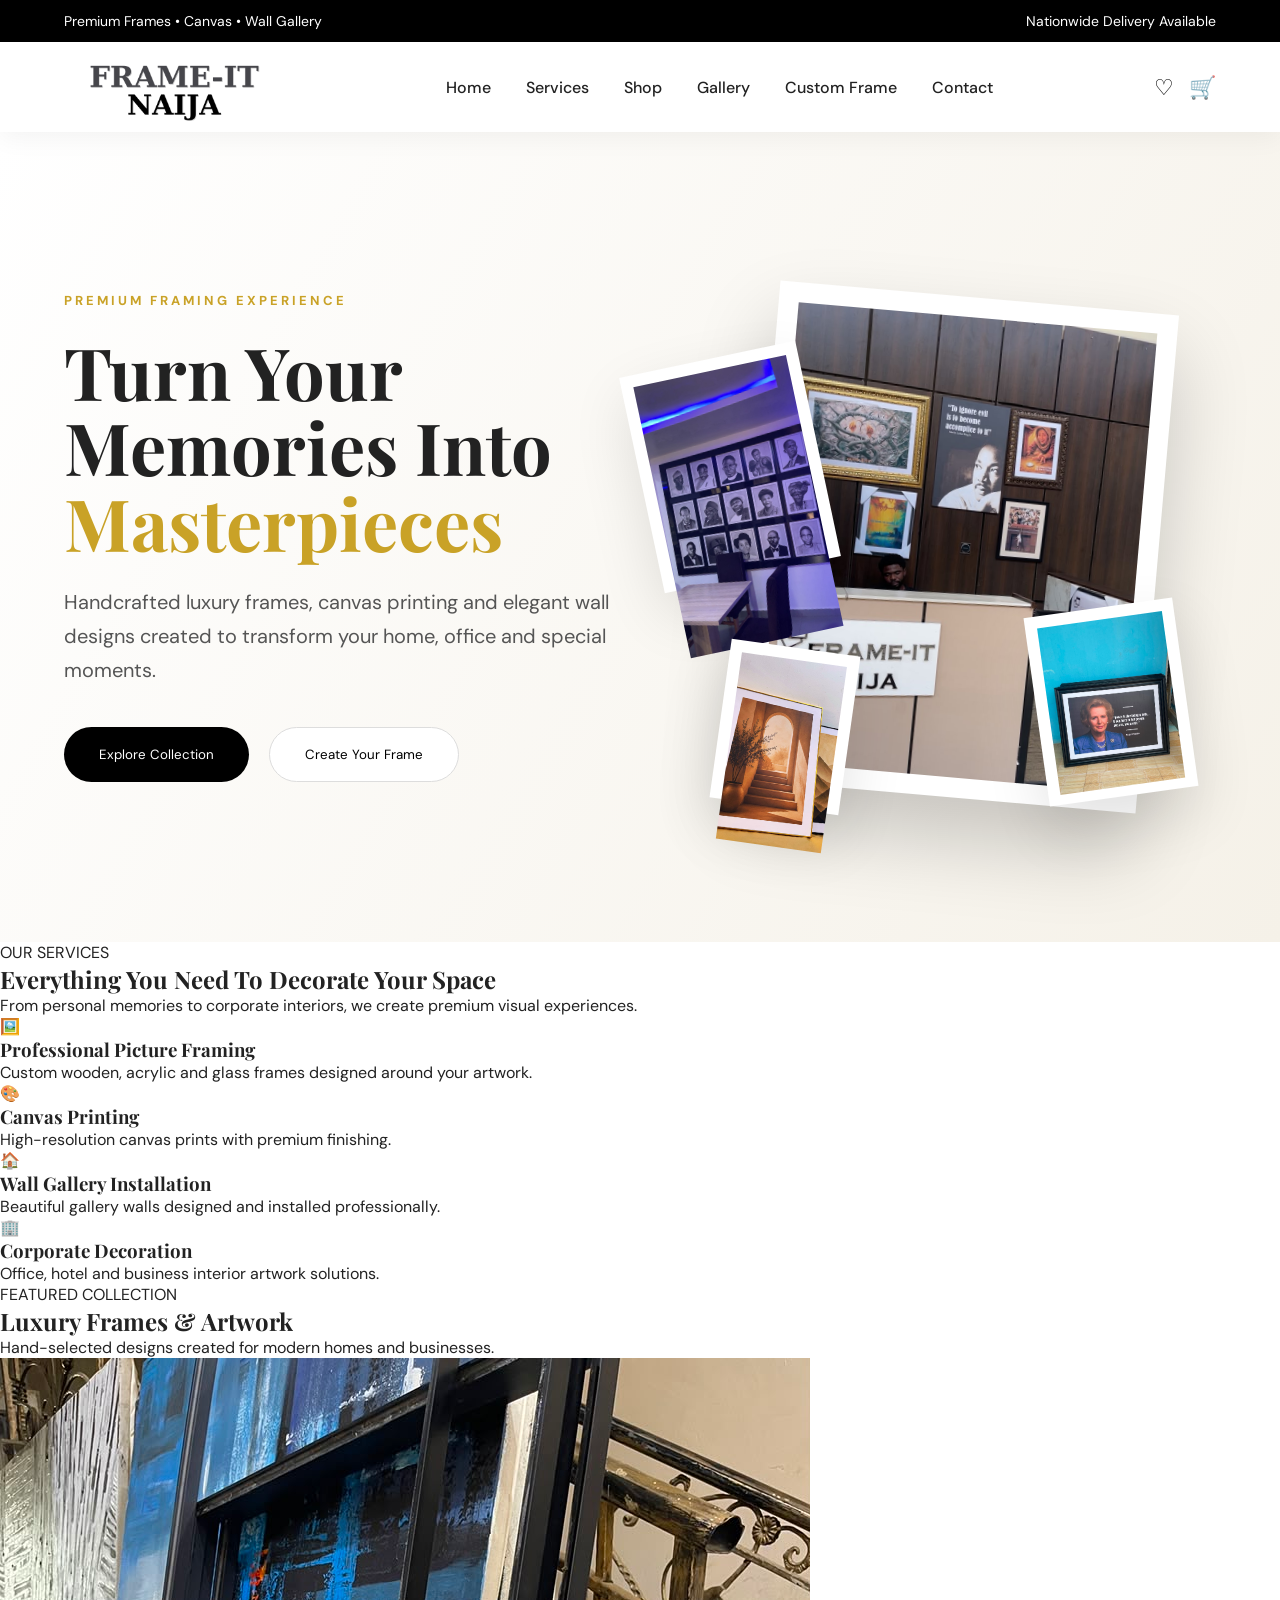
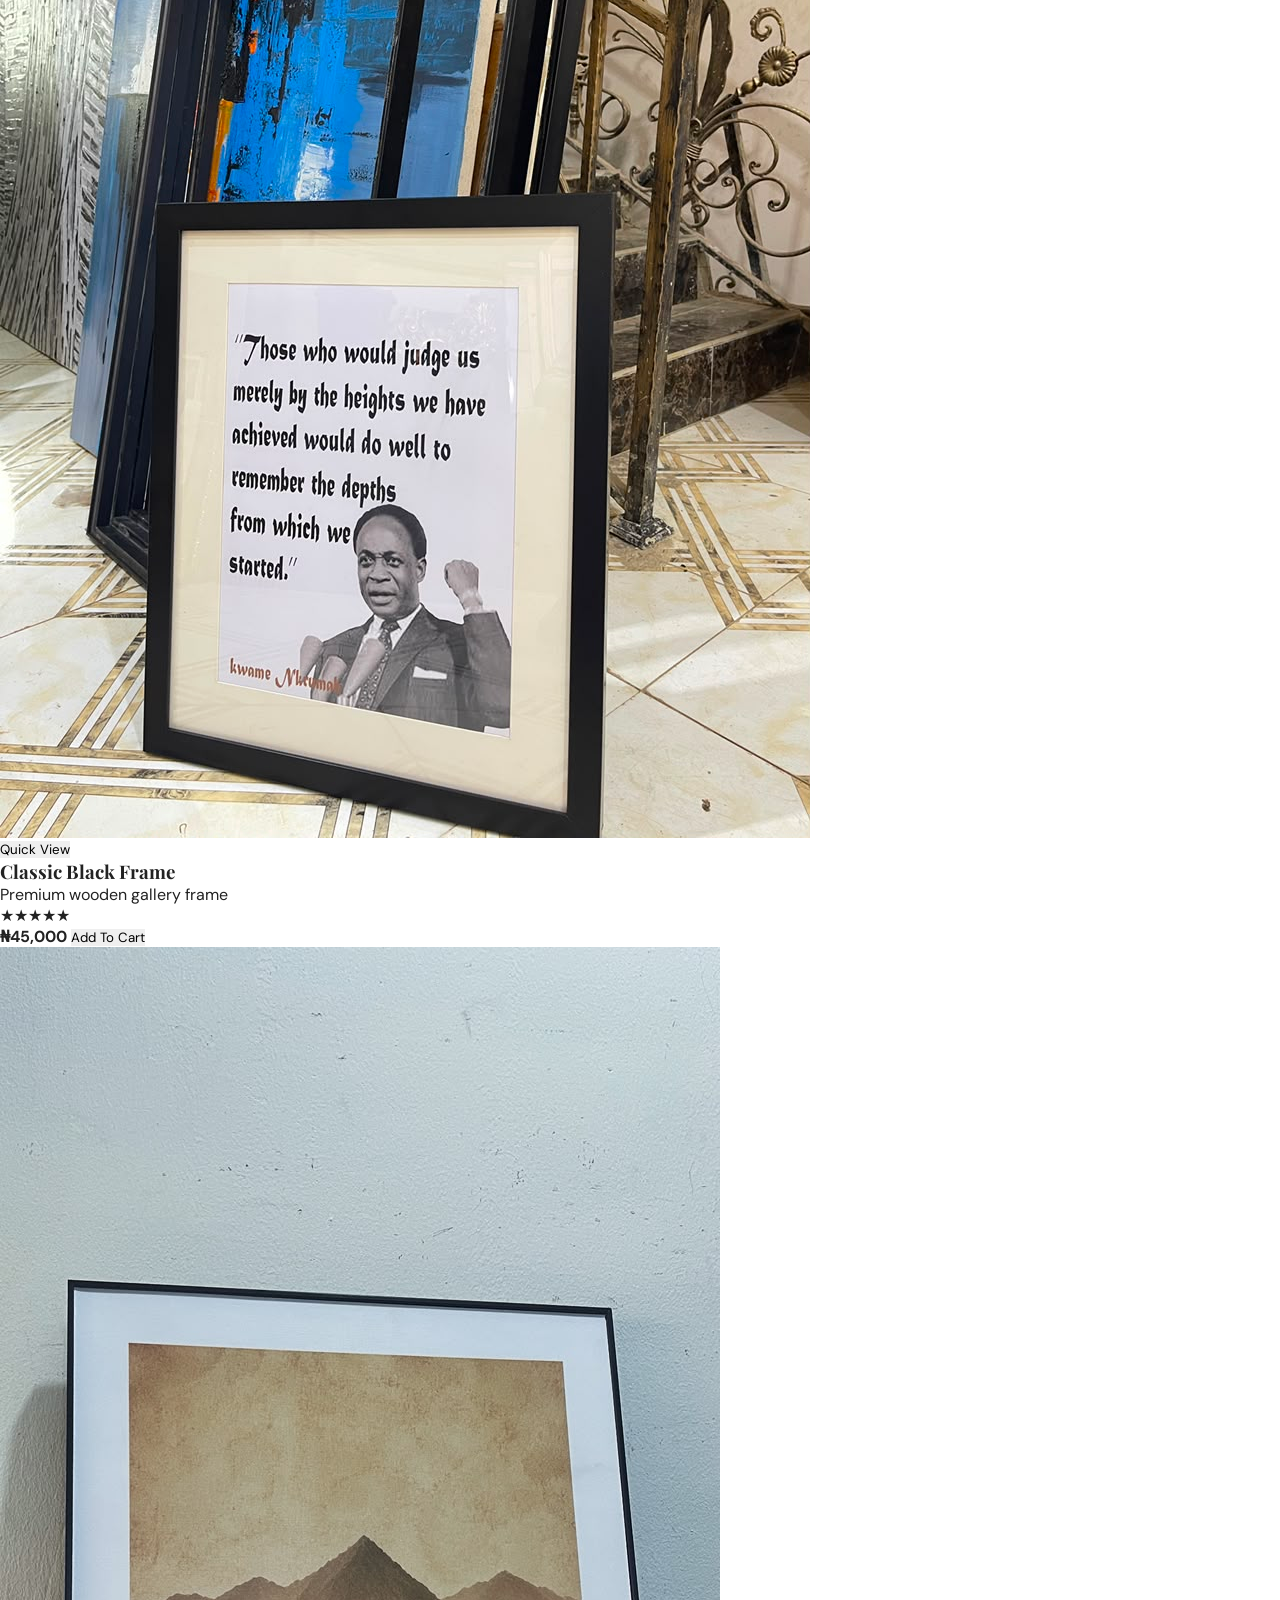
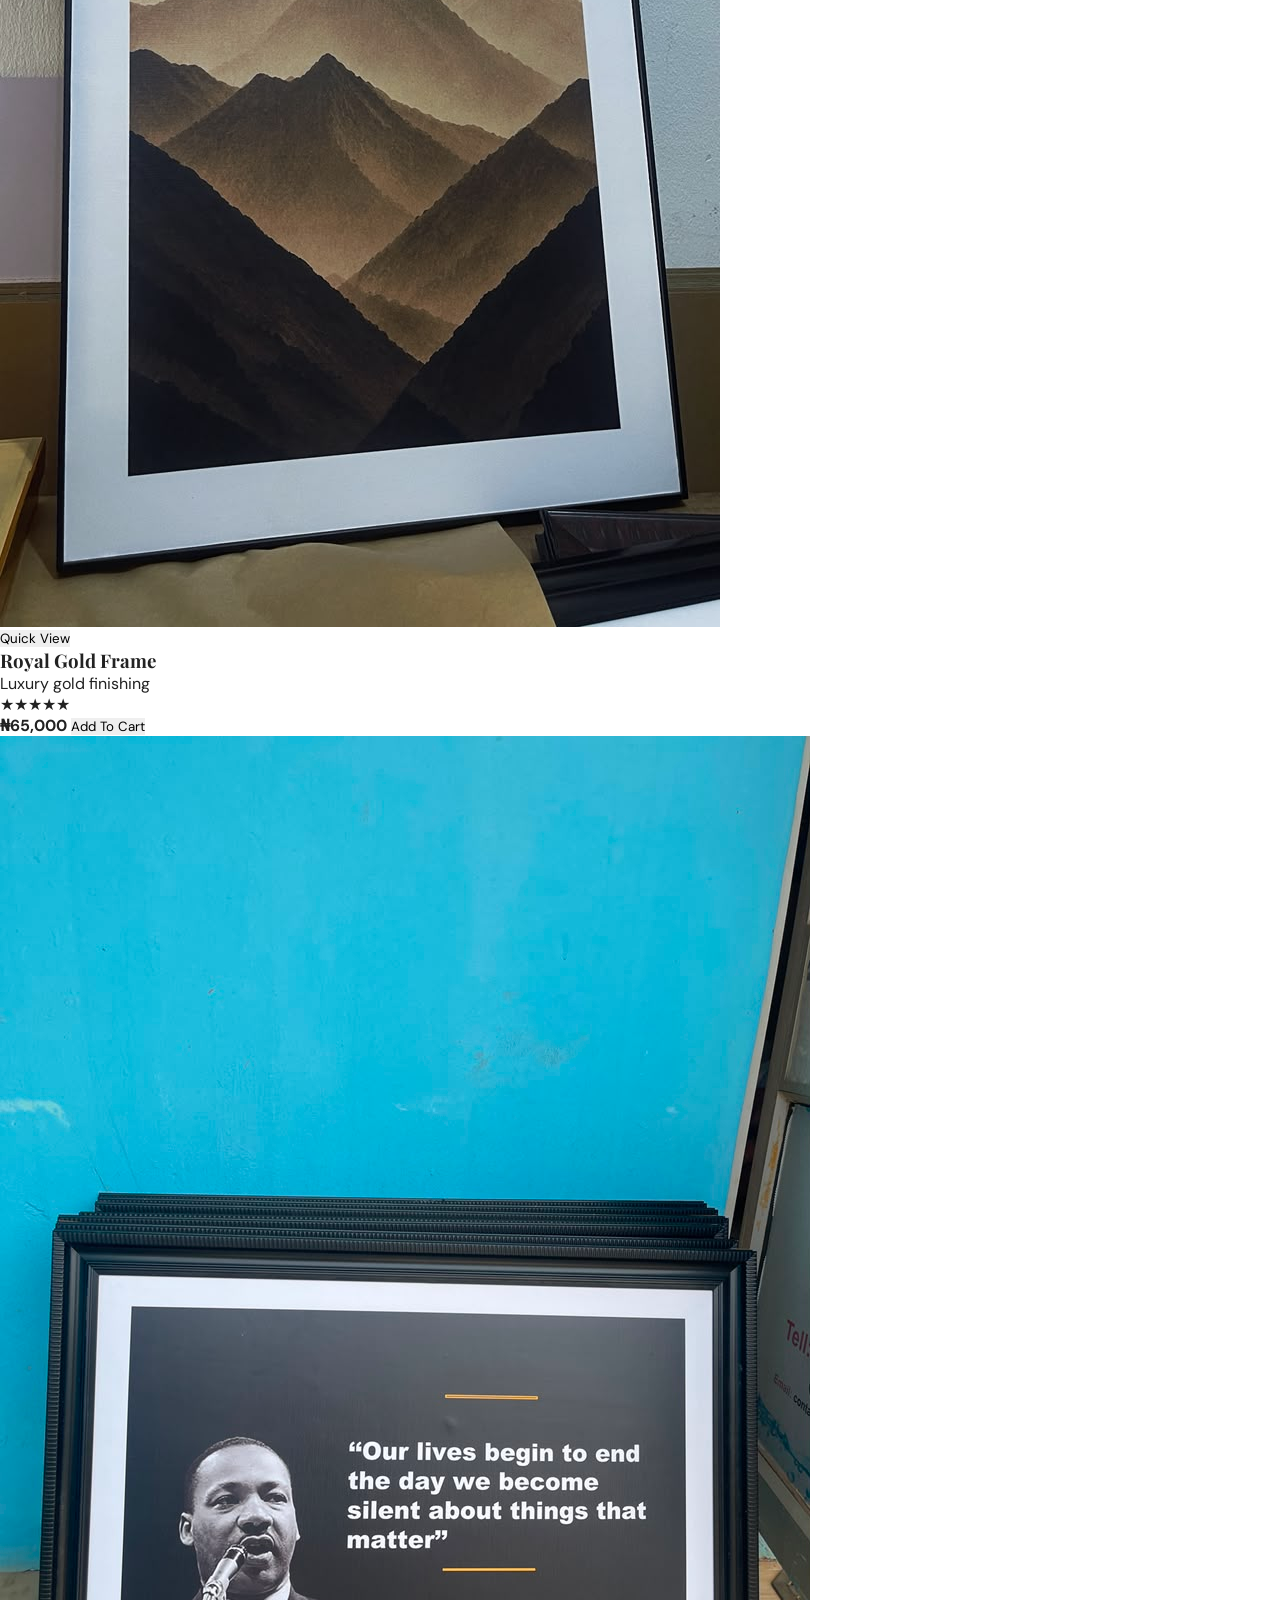
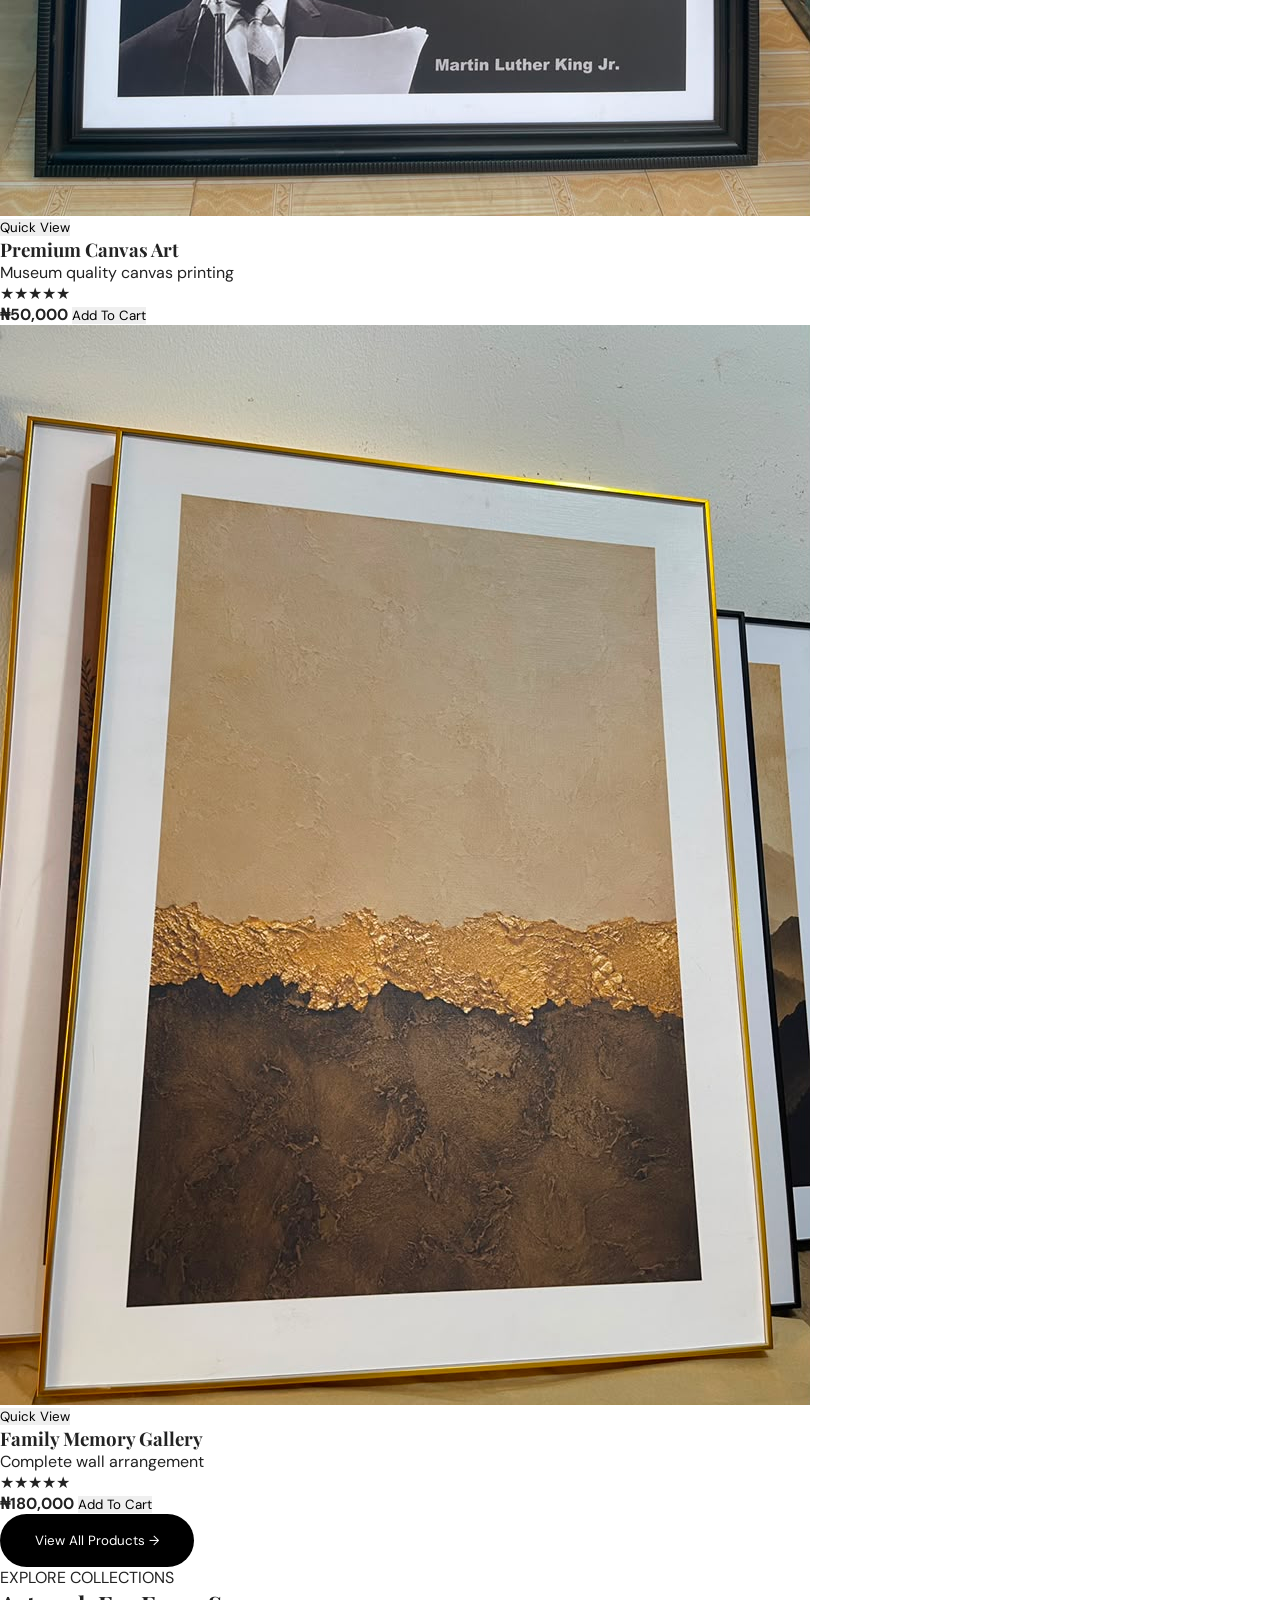
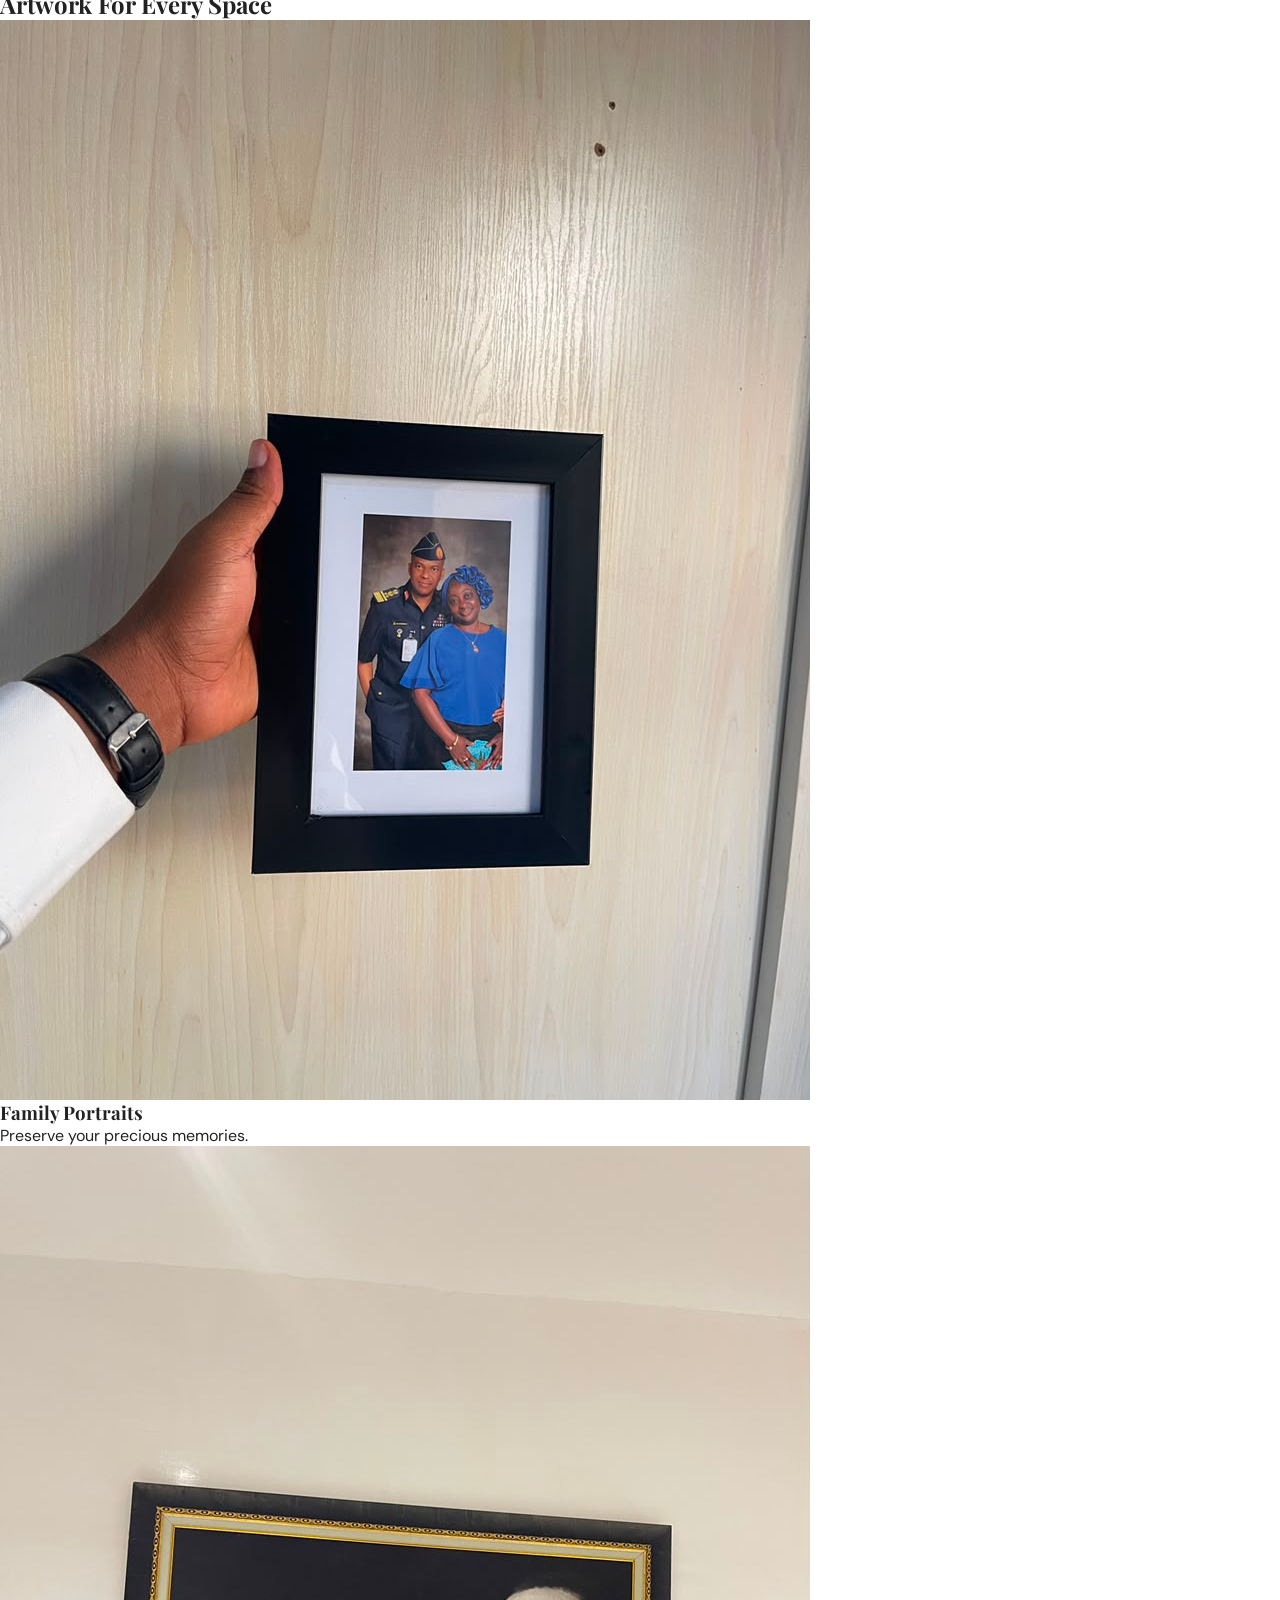
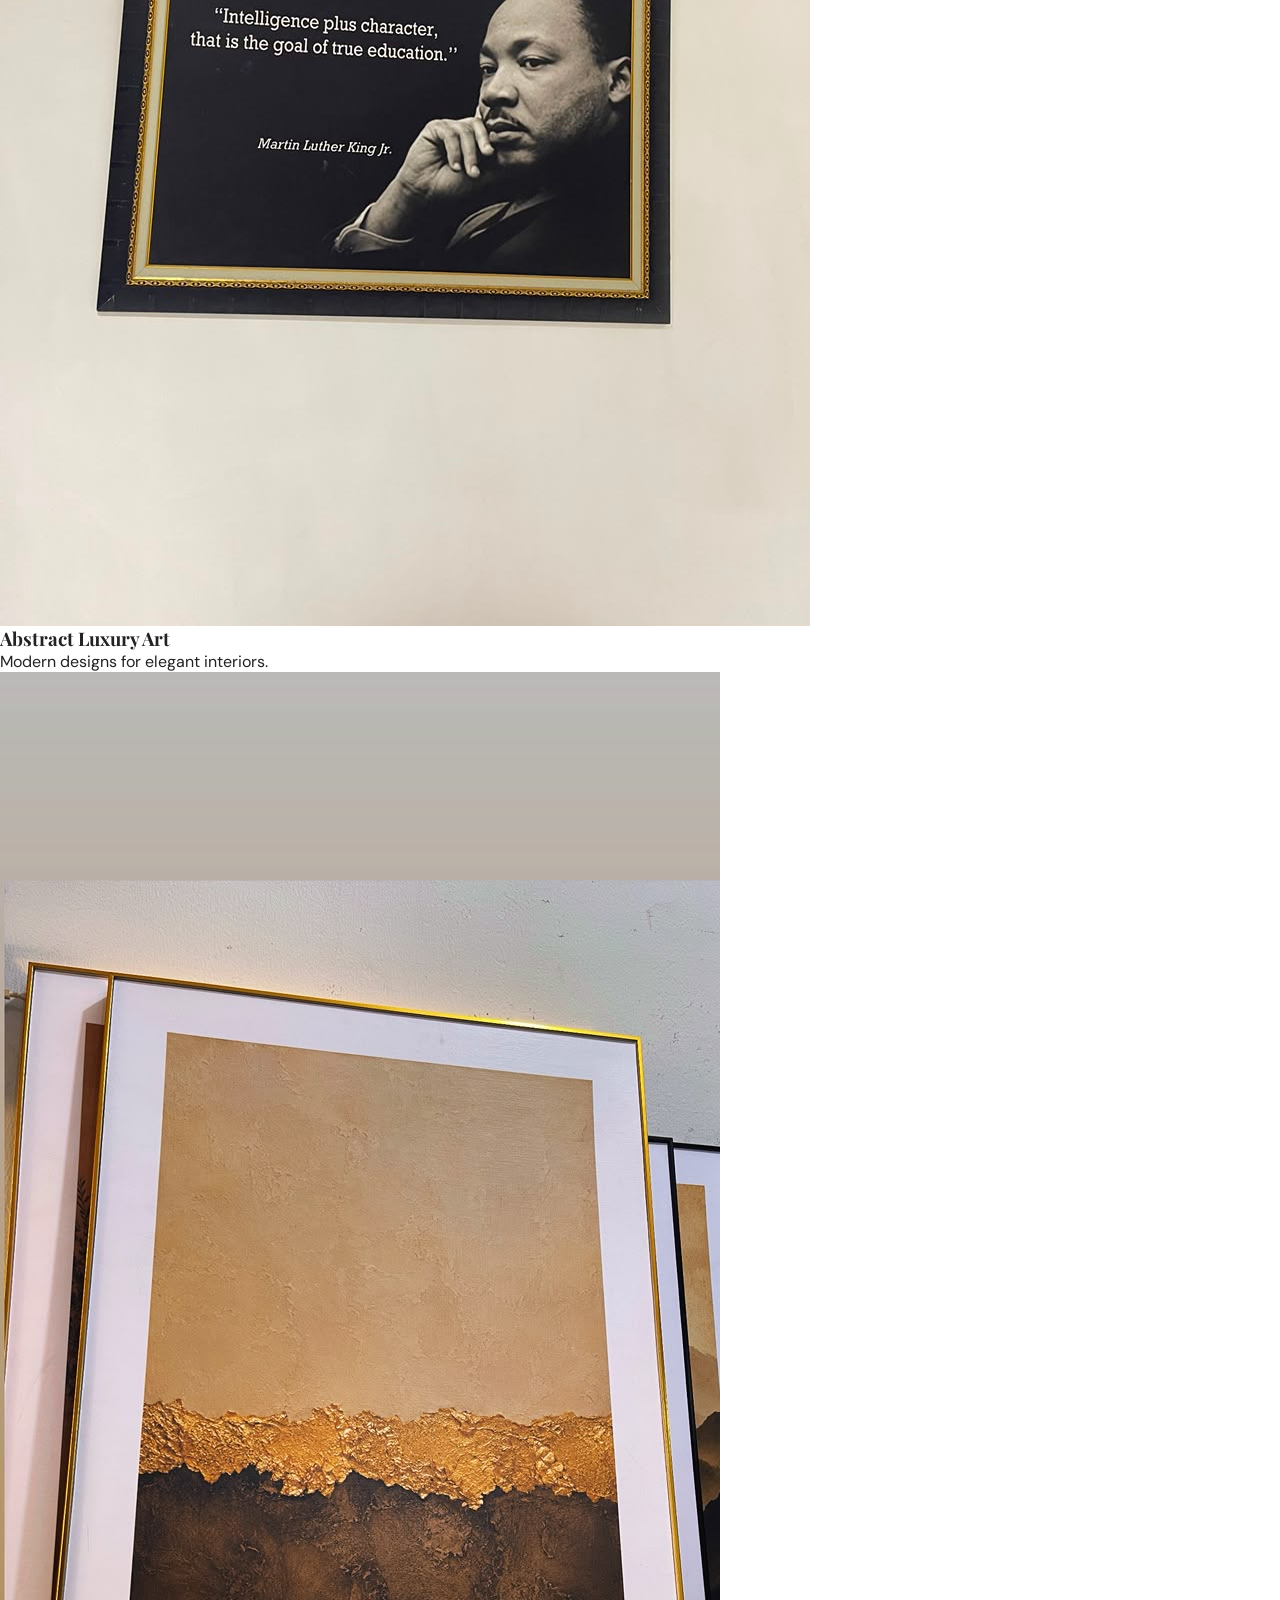
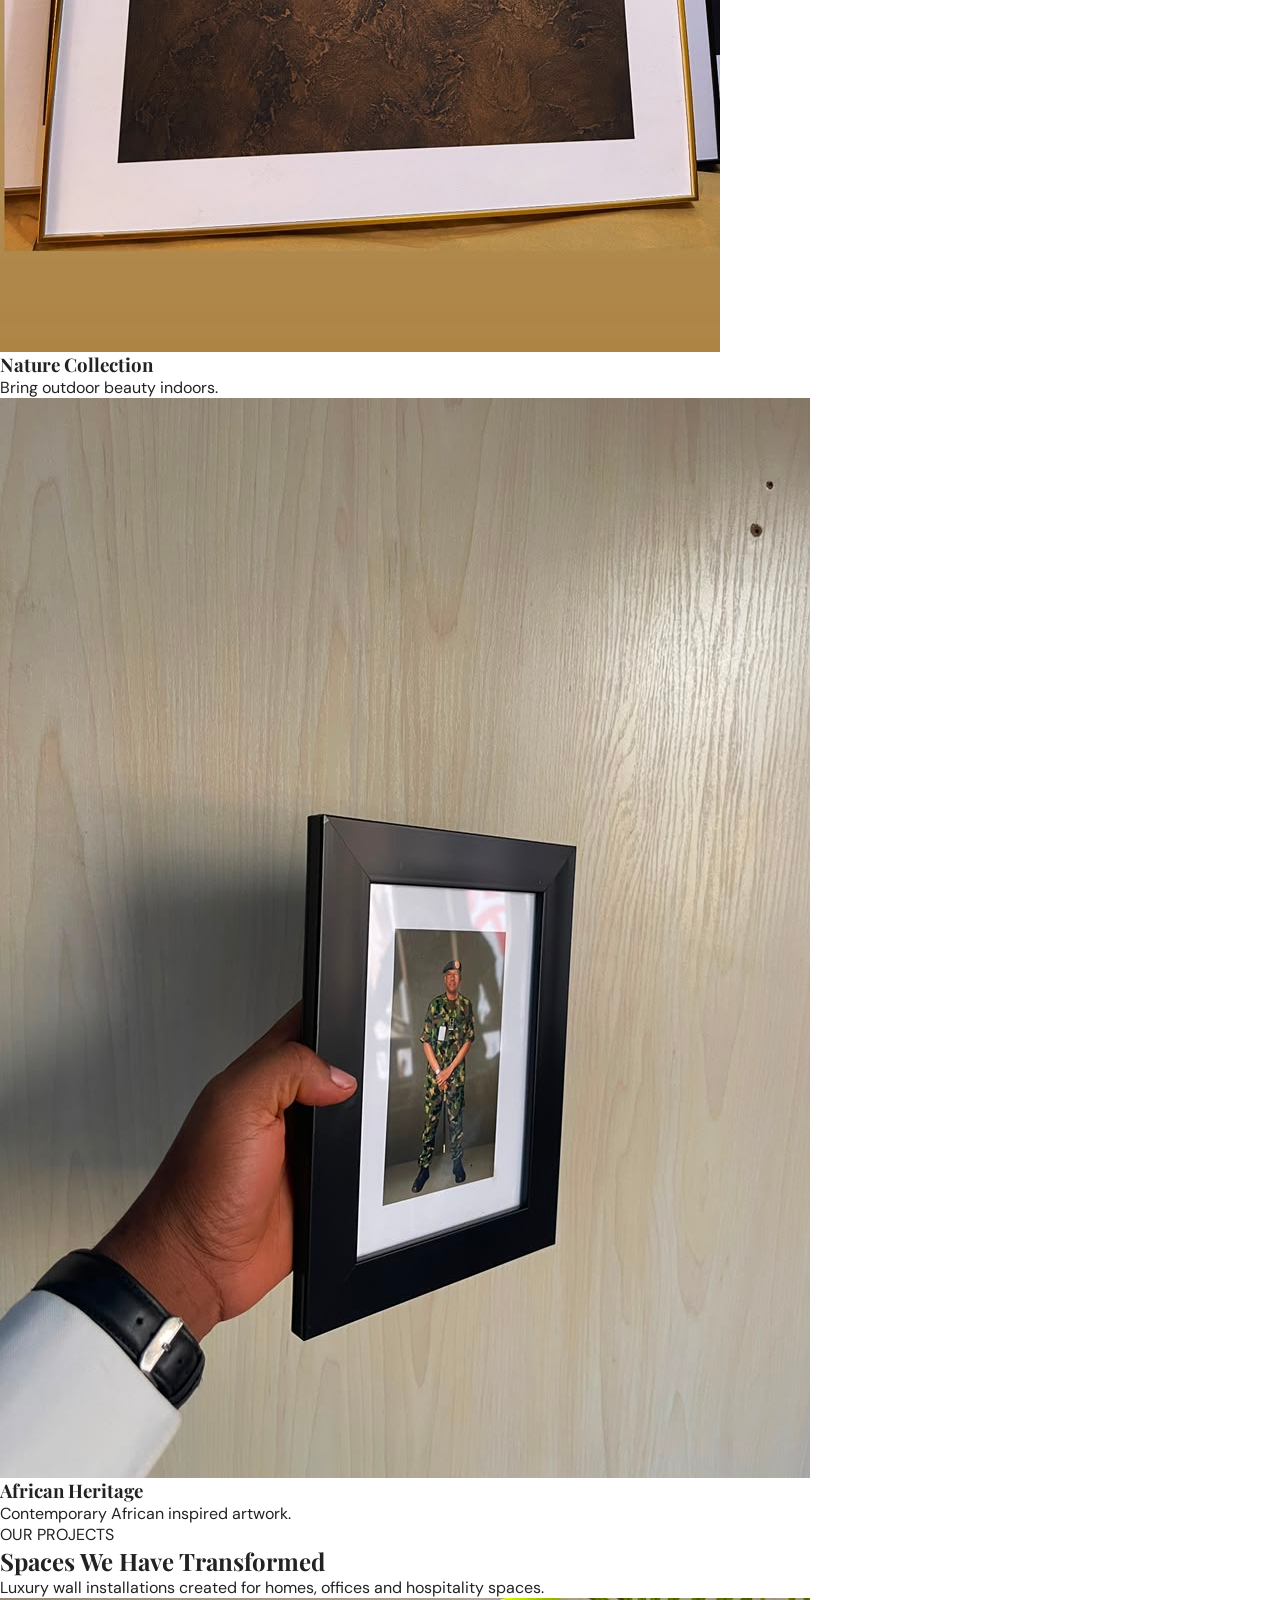
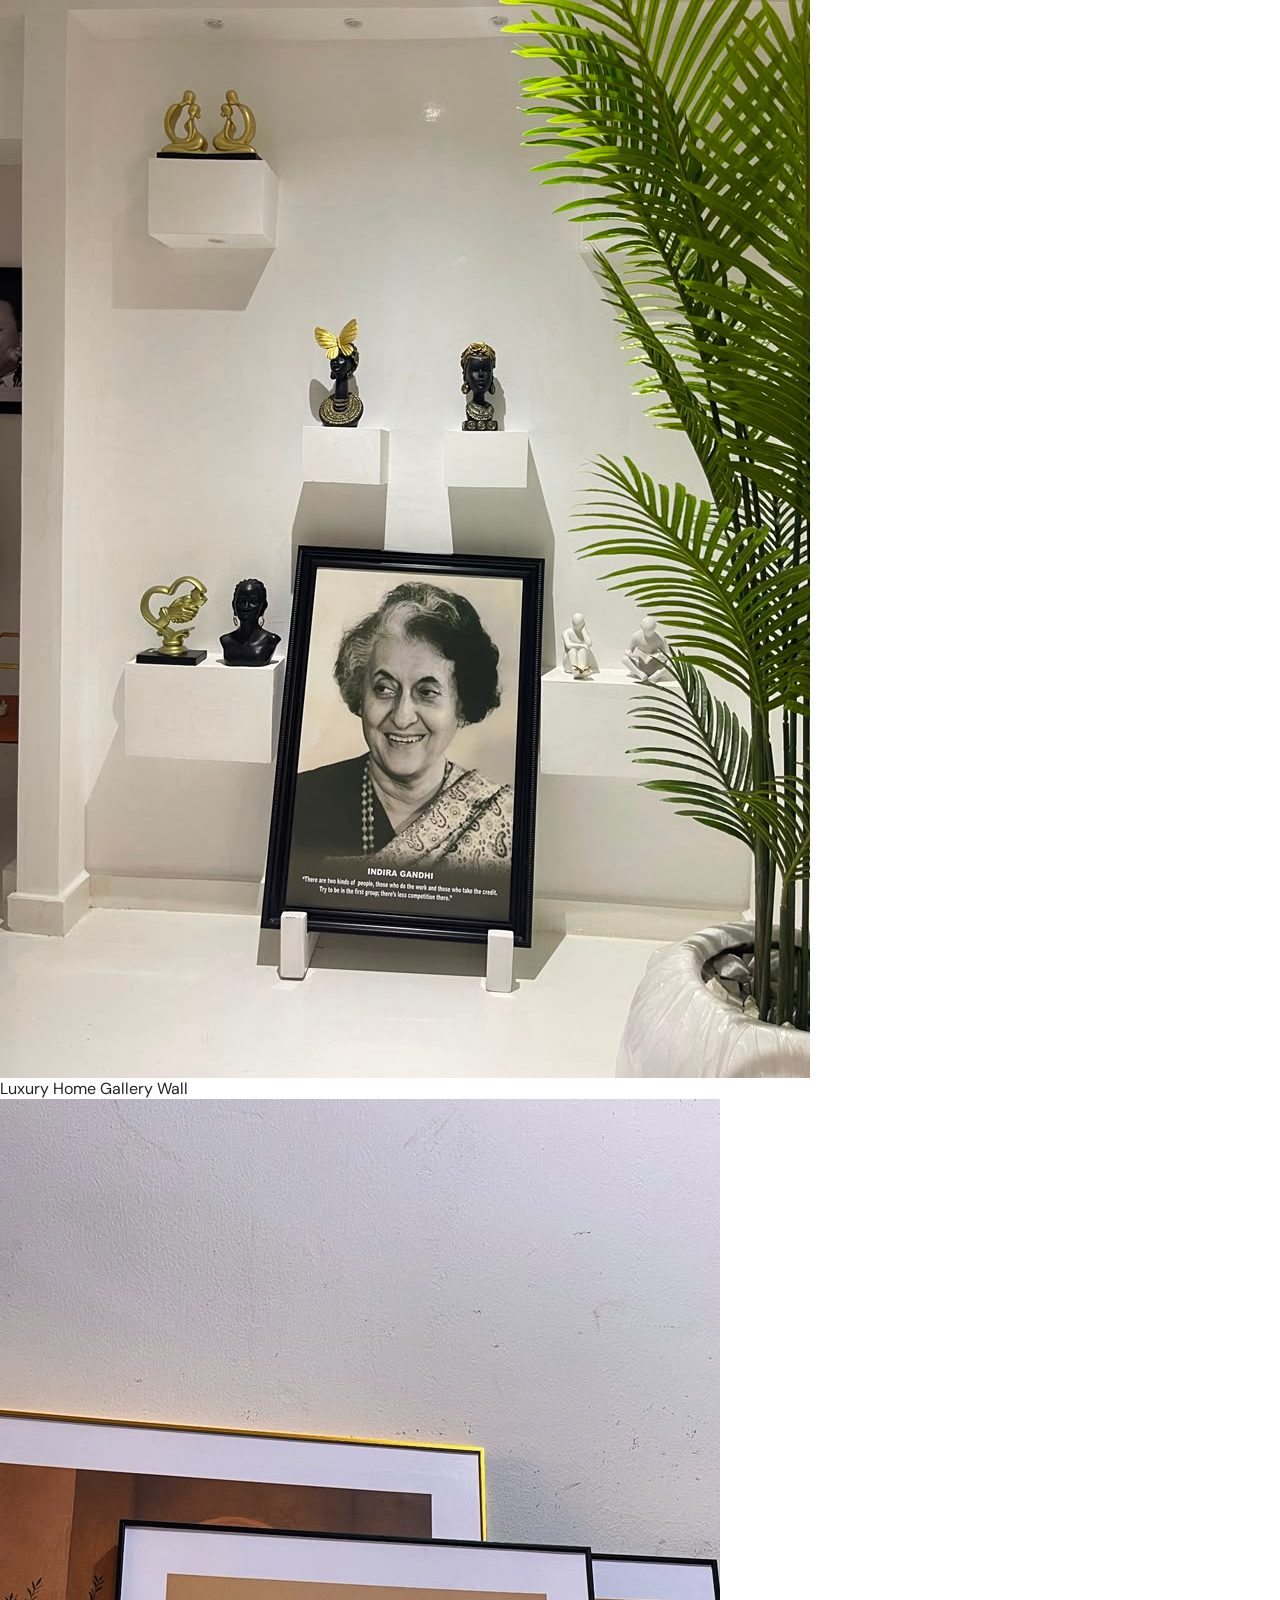
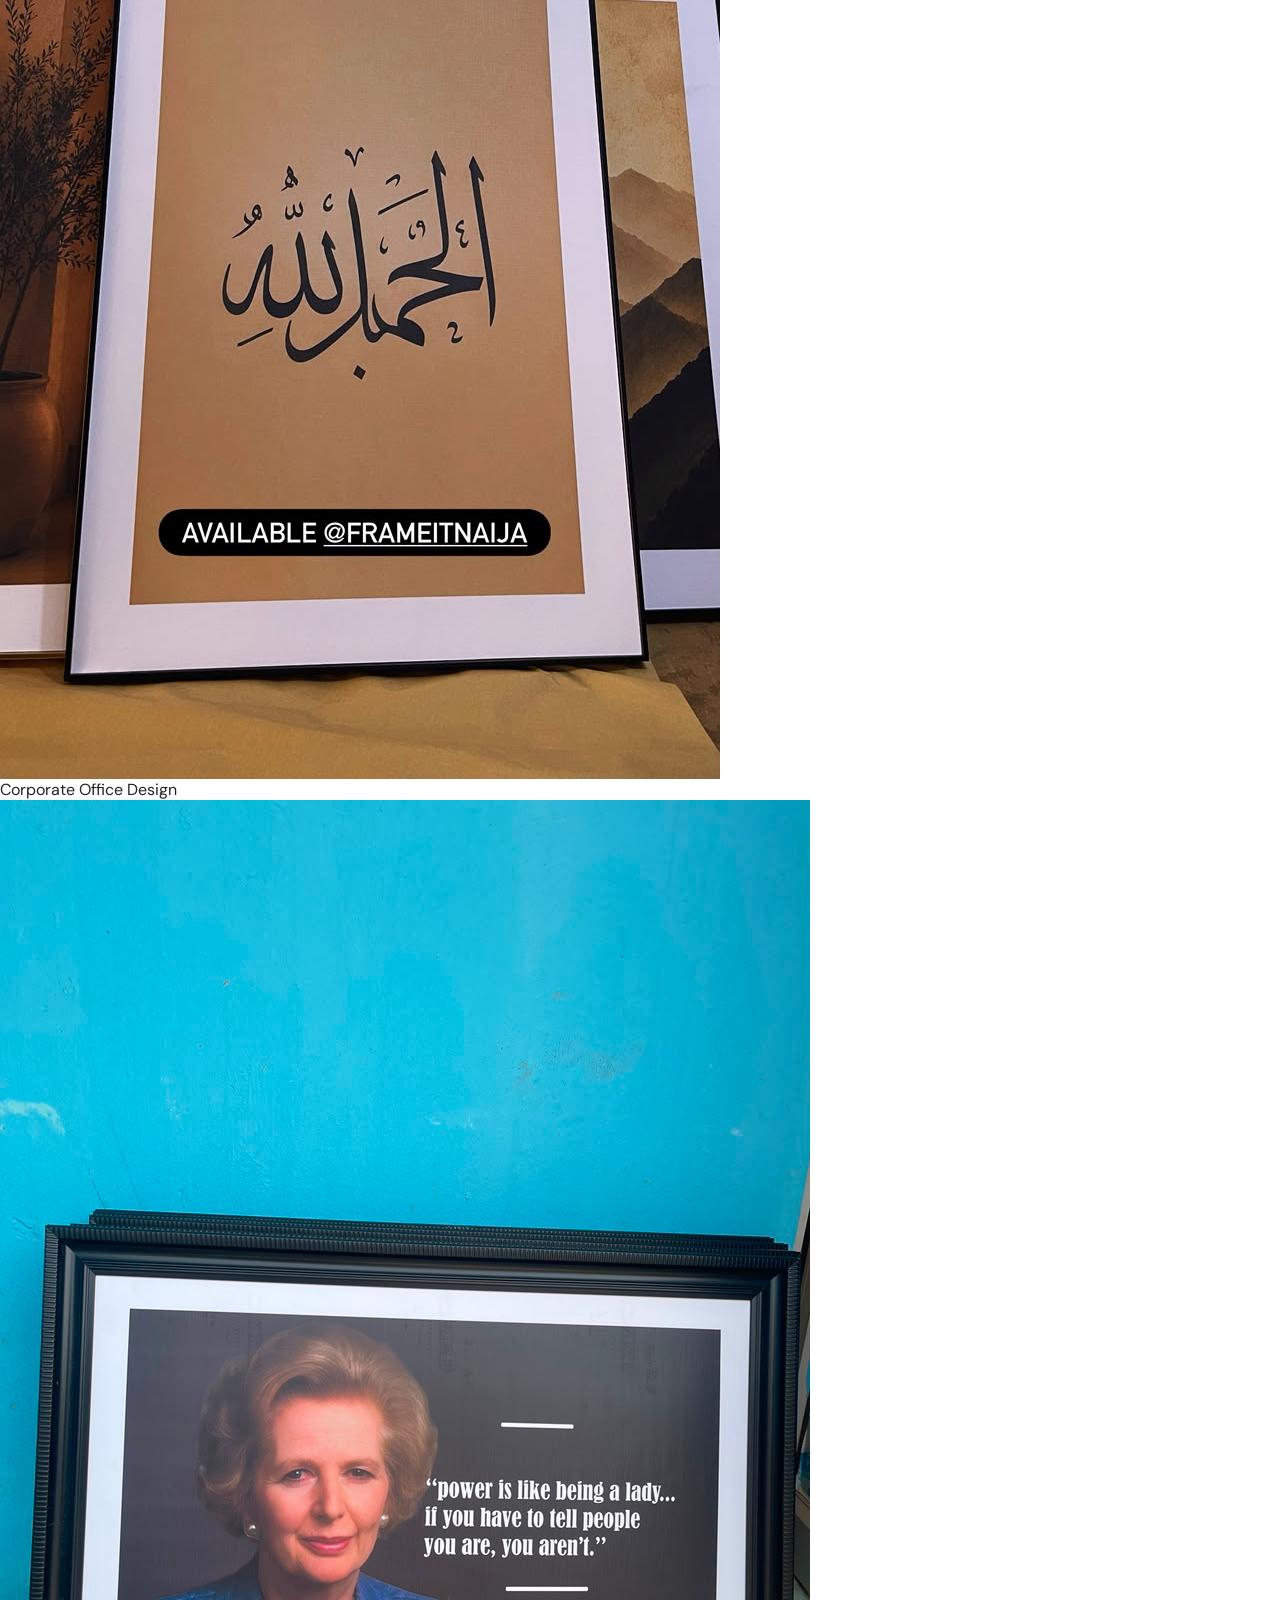
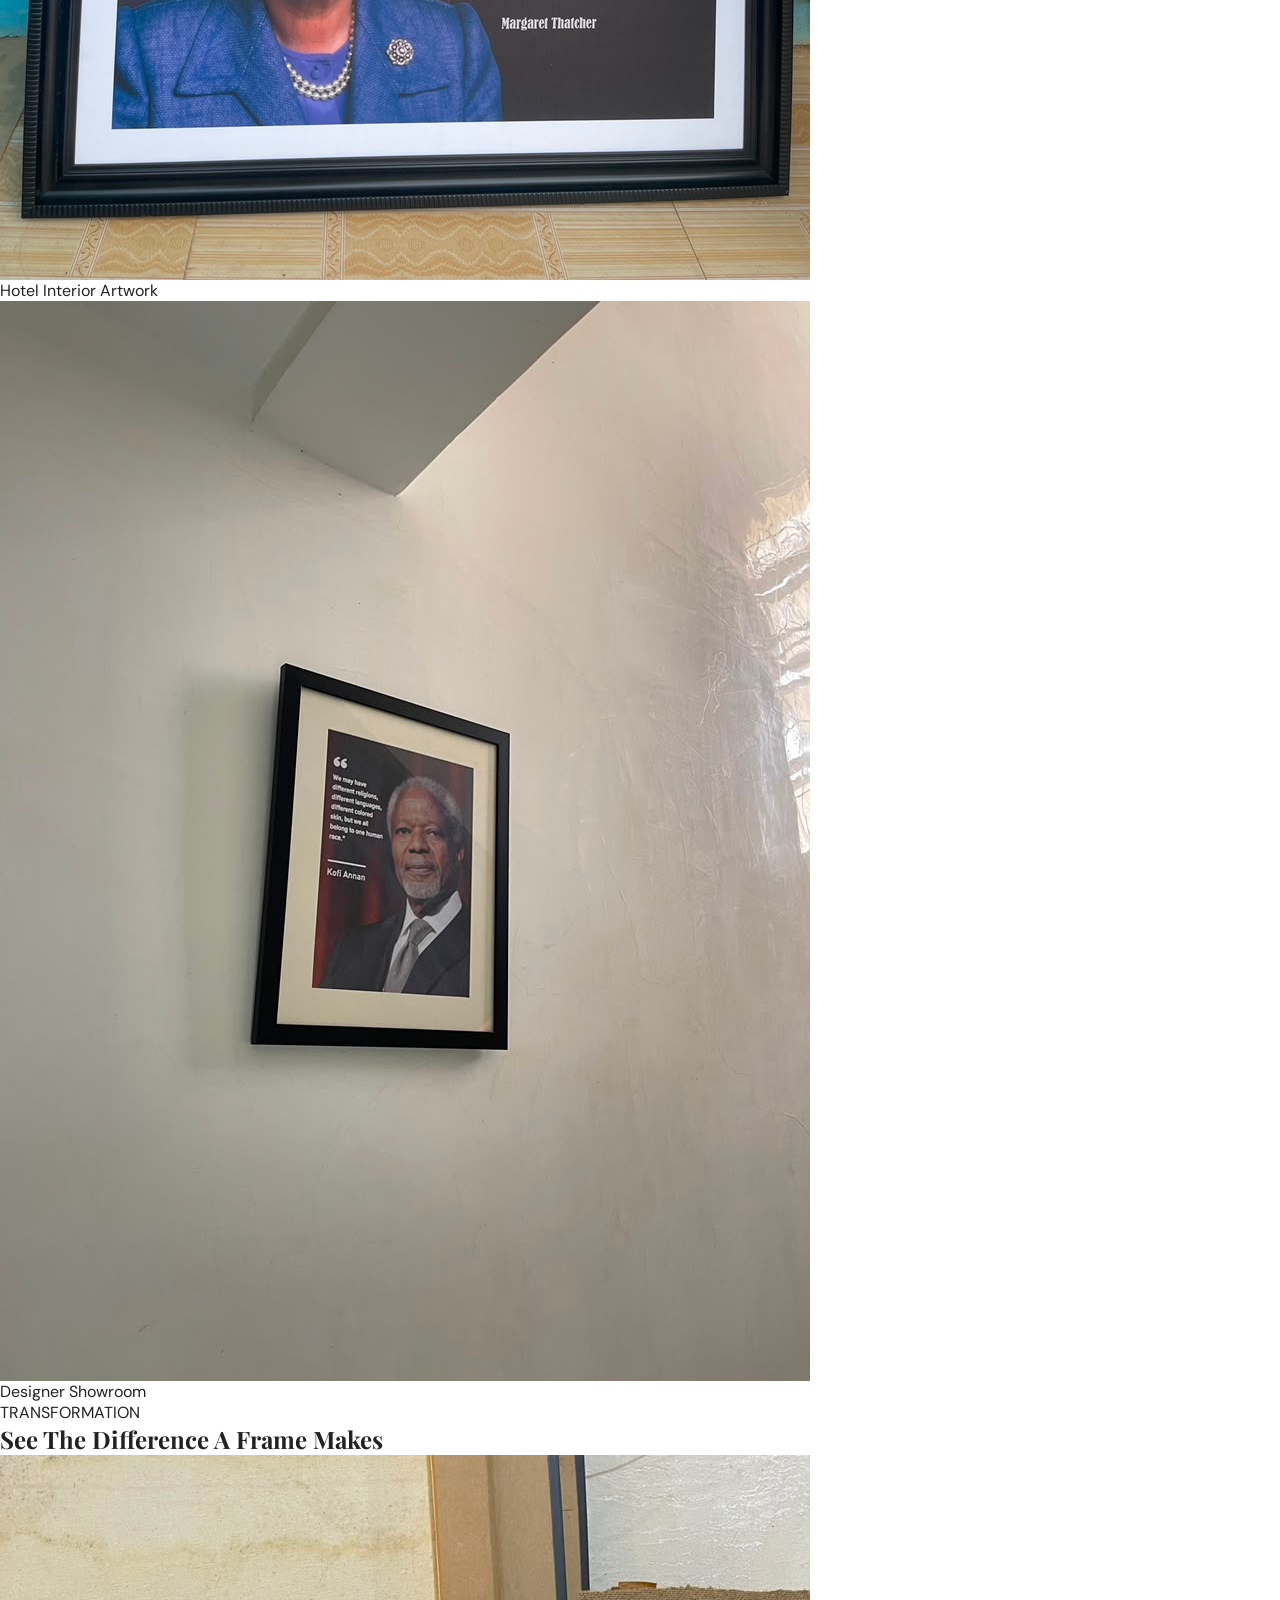
<file: index1.html>
<!DOCTYPE html>
<html lang="en">

<head>

<meta charset="UTF-8">

<meta name="viewport" content="width=device-width, initial-scale=1.0">


<title>
Frame-it Naija | Framing Your Memories Beautifully
</title>

<link rel="icon" type="image/png" href="frame-it-naija-logo.png">


<meta name="description"
content="Premium picture framing, canvas printing, luxury wall galleries and custom artwork solutions across Nigeria.">


<meta name="keywords"
content="picture frames Nigeria, canvas printing, wall gallery, custom frames, interior decoration">


<link rel="preconnect" href="https://fonts.googleapis.com">

<link rel="preconnect" href="https://fonts.gstatic.com" crossorigin>


<link href="https://fonts.googleapis.com/css2?family=DM+Sans:wght@400;500;700&family=Playfair+Display:wght@600;700&display=swap" rel="stylesheet">



<style>


/* =====================================
   FRAME-IT NAIJA DESIGN SYSTEM
===================================== */


:root{

--black:#050505;

--white:#ffffff;

--gold:#c9a227;

--gold-light:#e6c86a;

--beige:#f5f1e8;

--grey:#f7f7f7;

--text:#222;

--radius:22px;

--shadow:
0 25px 60px rgba(0,0,0,.12);

}



*{

margin:0;

padding:0;

box-sizing:border-box;

scroll-behavior:smooth;

}



body{

font-family:"DM Sans",sans-serif;

background:var(--white);

color:var(--text);

overflow-x:hidden;

}



h1,h2,h3{

font-family:"Playfair Display",serif;

}



img{

max-width:100%;

display:block;

}



button{

cursor:pointer;

border:none;

font-family:inherit;

}



a{

text-decoration:none;

color:inherit;

}





/* =====================================
NAVIGATION
===================================== */


.top-bar{

background:#000;

color:white;

padding:12px 5%;

display:flex;

justify-content:space-between;

font-size:14px;

}



.navbar{

height:90px;

padding:0 5%;

display:flex;

align-items:center;

justify-content:space-between;

background:white;

position:sticky;

top:0;

z-index:1000;

box-shadow:
0 5px 25px rgba(0,0,0,.05);

}



.logo{

display:flex;

align-items:center;

gap:15px;

}



.logo h1{

font-size:28px;

letter-spacing:-1px;

}



.logo small{

color:#777;

font-size:12px;

}



.logo img{

width:220px;

height:68px;

object-fit:cover;

object-position:center;

border-radius:10px;

box-shadow:none;

}



nav{

display:flex;

gap:35px;

}



nav a{

font-weight:500;

transition:.3s;

}



nav a:hover{

color:var(--gold);

}



.nav-actions{

display:flex;

gap:15px;

}


.nav-actions button{

background:none;

font-size:22px;

}



.mobile-menu{

display:none;

}






/* =====================================
HERO SECTION
===================================== */


.hero{

min-height:90vh;

display:grid;

grid-template-columns:1fr 1fr;

align-items:center;

padding:70px 5%;

background:

linear-gradient(
120deg,
#ffffff,
#f5f1e8
);

}



.hero-content{

max-width:650px;

}



.hero-label{

color:var(--gold);

letter-spacing:3px;

font-size:13px;

font-weight:bold;

}



.hero h2{

font-size:72px;

line-height:1.05;

margin:25px 0;

}



.hero h2 span{

color:var(--gold);

}



.hero p{

font-size:20px;

line-height:1.7;

color:#555;

max-width:550px;

}



.hero-buttons{

display:flex;

gap:20px;

margin-top:40px;

}



.primary-btn{

background:black;

color:white;

padding:18px 35px;

border-radius:50px;

}



.secondary-btn{

background:white;

border:1px solid #ddd;

padding:18px 35px;

border-radius:50px;

}



.hero-gallery{

position:relative;

height:600px;

}




/* MAIN FRAME MOCKUP */

.frame-stage{

position:absolute;

right:10%;

top:10%;

width:400px;

height:500px;

background:white;

padding:20px;

box-shadow:

0 40px 80px rgba(0,0,0,.2);

transform:rotate(5deg);

}



.frame-stage img{

height:100%;

width:100%;

object-fit:cover;

}





/* SMALL FLOATING FRAMES */


.mini-frame{

position:absolute;

background:white;

padding:12px;

box-shadow:var(--shadow);

}



.mini-frame img{

object-fit:cover;

}



.frame-one{

width:180px;

height:220px;

left:0;

top:120px;

transform:rotate(-12deg);

}



.frame-two{

width:150px;

height:190px;

right:30px;

bottom:40px;

transform:rotate(-8deg);

}



.frame-three{

width:130px;

height:160px;

left:80px;

bottom:30px;

transform:rotate(8deg);

}





/* =====================================
FRAME GALLERY MOCKUP
===================================== */


.art-lion{

background:
url("images/frame-it-01.jpeg");

background-size:cover;

}


.art-human{

background:
url("images/frame-it-02.jpeg");

background-size:cover;

}



.art-nature{

background:
url("images/frame-it-03.jpeg");

background-size:cover;

}





/* =====================================
RESPONSIVE
===================================== */


@media(max-width:900px){


nav{

display:none;

}


.mobile-menu{

display:block;

}


.hero{

grid-template-columns:1fr;

text-align:center;

}



.hero h2{

font-size:45px;

}



.hero-buttons{

justify-content:center;

}



.hero-gallery{

margin-top:50px;

height:450px;

}



.frame-stage{

width:280px;

height:360px;

right:15%;

}


.top-bar{

display:none;

}


}




@media (max-width:720px){
.logo img{width:185px;height:56px;object-fit:contain;border-radius:0;box-shadow:none;}
}

</style>

</head>


<body>


<!-- TOP BAR -->

<div class="top-bar">

<div>
Premium Frames • Canvas • Wall Gallery
</div>


<div>
Nationwide Delivery Available
</div>

</div>





<!-- NAVIGATION -->

<header class="navbar">


<div class="logo">

<img src="frame-it-naija-logo.png" alt="Frame-it Naija logo">

</div>





<nav>


<a href="#home">
Home
</a>


<a href="#services">
Services
</a>


<a href="#shop">
Shop
</a>


<a href="#gallery">
Gallery
</a>


<a href="#builder">
Custom Frame
</a>


<a href="#contact">
Contact
</a>


</nav>



<div class="nav-actions">


<button>
♡
</button>


<button>
🛒
</button>


<button class="mobile-menu">
☰
</button>


</div>



</header>






<!-- HERO -->

<section class="hero" id="home">


<div class="hero-content">


<div class="hero-label">

PREMIUM FRAMING EXPERIENCE

</div>


<h2>

Turn Your Memories Into

<span>
Masterpieces
</span>

</h2>



<p>

Handcrafted luxury frames, canvas printing and elegant wall designs created to transform your home, office and special moments.

</p>



<div class="hero-buttons">

<button class="primary-btn">

Explore Collection

</button>


<button class="secondary-btn">

Create Your Frame

</button>


</div>


</div>







<div class="hero-gallery">



<div class="frame-stage">


<img src="images/frame-it-01.jpeg"
alt="Luxury framed artwork">


</div>





<div class="mini-frame frame-one">

<img src="images/frame-it-23.jpeg">

</div>




<div class="mini-frame frame-two">

<img src="images/frame-it-02.jpeg">

</div>




<div class="mini-frame frame-three">

<img src="images/frame-it-08.jpeg">

</div>



</div>



</section>
<!-- =====================================
SERVICES SECTION
===================================== -->


<section class="services" id="services">


<div class="section-title">


<span>
OUR SERVICES
</span>


<h2>
Everything You Need To Decorate Your Space
</h2>


<p>
From personal memories to corporate interiors, we create premium visual experiences.
</p>


</div>





<div class="service-grid">



<div class="service-card">


<div class="service-icon">
🖼️
</div>


<h3>
Professional Picture Framing
</h3>


<p>
Custom wooden, acrylic and glass frames designed around your artwork.
</p>


</div>





<div class="service-card">


<div class="service-icon">
🎨
</div>


<h3>
Canvas Printing
</h3>


<p>
High-resolution canvas prints with premium finishing.
</p>


</div>





<div class="service-card">


<div class="service-icon">
🏠
</div>


<h3>
Wall Gallery Installation
</h3>


<p>
Beautiful gallery walls designed and installed professionally.
</p>


</div>





<div class="service-card">


<div class="service-icon">
🏢
</div>


<h3>
Corporate Decoration
</h3>


<p>
Office, hotel and business interior artwork solutions.
</p>


</div>




</div>


</section>








<!-- =====================================
FEATURED SHOP
===================================== -->


<section class="shop" id="shop">


<div class="section-title">


<span>
FEATURED COLLECTION
</span>


<h2>
Luxury Frames & Artwork
</h2>


<p>
Hand-selected designs created for modern homes and businesses.
</p>


</div>







<div class="products">





<div class="product-card">


<div class="product-image">


<img src="images/frame-it-04.jpeg"
alt="Black luxury frame">


<div class="product-overlay">

<button>
Quick View
</button>

</div>


</div>



<div class="product-details">


<h3>
Classic Black Frame
</h3>


<p>
Premium wooden gallery frame
</p>


<div class="rating">

★★★★★

</div>


<strong>
₦45,000
</strong>


<button>
Add To Cart
</button>


</div>


</div>









<div class="product-card">


<div class="product-image">


<img src="images/frame-it-22.jpeg"
alt="Gold frame">


<div class="product-overlay">

<button>
Quick View
</button>

</div>


</div>



<div class="product-details">


<h3>
Royal Gold Frame
</h3>


<p>
Luxury gold finishing
</p>


<div class="rating">

★★★★★

</div>


<strong>
₦65,000
</strong>


<button>
Add To Cart
</button>


</div>


</div>









<div class="product-card">


<div class="product-image">


<img src="images/frame-it-05.jpeg"
alt="Canvas art">


<div class="product-overlay">

<button>
Quick View
</button>

</div>


</div>



<div class="product-details">


<h3>
Premium Canvas Art
</h3>


<p>
Museum quality canvas printing
</p>


<div class="rating">

★★★★★

</div>


<strong>
₦50,000
</strong>


<button>
Add To Cart
</button>


</div>


</div>









<div class="product-card">


<div class="product-image">


<img src="images/frame-it-16.jpeg"
alt="Family gallery wall">


<div class="product-overlay">

<button>
Quick View
</button>

</div>


</div>



<div class="product-details">


<h3>
Family Memory Gallery
</h3>


<p>
Complete wall arrangement
</p>


<div class="rating">

★★★★★

</div>


<strong>
₦180,000
</strong>


<button>
Add To Cart
</button>


</div>


</div>





</div>






<div class="center-button">

<button class="primary-btn">

View All Products →

</button>


</div>



</section>









<!-- =====================================
ART COLLECTION CATEGORIES
===================================== -->


<section class="collections">


<div class="section-title">


<span>
EXPLORE COLLECTIONS
</span>


<h2>
Artwork For Every Space
</h2>


</div>





<div class="collection-grid">





<div class="collection-card">


<img src="images/frame-it-06.jpeg">


<div>

<h3>
Family Portraits
</h3>


<p>
Preserve your precious memories.
</p>


</div>


</div>








<div class="collection-card">


<img src="images/frame-it-11.jpeg">


<div>

<h3>
Abstract Luxury Art
</h3>


<p>
Modern designs for elegant interiors.
</p>


</div>


</div>








<div class="collection-card">


<img src="images/frame-it-20.jpeg">


<div>

<h3>
Nature Collection
</h3>


<p>
Bring outdoor beauty indoors.
</p>


</div>


</div>








<div class="collection-card">


<img src="images/frame-it-07.jpeg">


<div>

<h3>
African Heritage
</h3>


<p>
Contemporary African inspired artwork.
</p>


</div>


</div>






</div>


</section>









<!-- =====================================
PROJECT GALLERY
===================================== -->


<section class="gallery" id="gallery">


<div class="section-title">


<span>
OUR PROJECTS
</span>


<h2>
Spaces We Have Transformed
</h2>


<p>
Luxury wall installations created for homes, offices and hospitality spaces.
</p>


</div>





<div class="gallery-grid">



<div class="gallery-item large">


<img src="images/frame-it-17.jpeg">


<div class="gallery-caption">

Luxury Home Gallery Wall

</div>


</div>






<div class="gallery-item">


<img src="images/frame-it-03.jpeg">


<div class="gallery-caption">

Corporate Office Design

</div>


</div>






<div class="gallery-item">


<img src="images/frame-it-13.jpeg">


<div class="gallery-caption">

Hotel Interior Artwork

</div>


</div>






<div class="gallery-item">


<img src="images/frame-it-12.jpeg">


<div class="gallery-caption">

Designer Showroom

</div>


</div>




</div>



</section>









<!-- =====================================
BEFORE AND AFTER
===================================== -->


<section class="before-after">



<div class="section-title">


<span>
TRANSFORMATION
</span>


<h2>
See The Difference A Frame Makes
</h2>


</div>







<div class="comparison-box">



<div class="comparison-card">


<img src="images/frame-it-14.jpeg">


<h3>
Before
</h3>


<p>
Empty wall space
</p>


</div>







<div class="comparison-card">


<img src="images/frame-it-24.jpeg">


<h3>
After
</h3>


<p>
Luxury gallery installation
</p>


</div>





</div>



</section>









<!-- =====================================
TESTIMONIALS
===================================== -->


<section class="testimonials">


<div class="section-title">


<span>
CUSTOMER STORIES
</span>


<h2>
Loved By Our Customers
</h2>


</div>






<div class="testimonial-grid">



<div class="testimonial">


<div class="stars">
★★★★★
</div>


<p>

"My family pictures now look like artwork from a luxury gallery."

</p>


<h4>
Amaka O.
</h4>


</div>







<div class="testimonial">


<div class="stars">
★★★★★
</div>


<p>

"The quality of the frame and finishing exceeded my expectations."

</p>


<h4>
Daniel K.
</h4>


</div>







<div class="testimonial">


<div class="stars">
★★★★★
</div>


<p>

"Our office wall transformation completely changed our workspace."

</p>


<h4>
Corporate Client
</h4>


</div>





</div>


</section>
<!-- =====================================
CUSTOM FRAME BUILDER
===================================== -->


<section class="builder" id="builder">


<div class="section-title">


<span>
CREATE YOUR MASTERPIECE
</span>


<h2>
Custom Frame Builder
</h2>


<p>
Upload your image and design your perfect frame before ordering.
</p>


</div>







<div class="builder-container">





<!-- UPLOAD AREA -->


<div class="builder-upload">


<h3>
1. Upload Your Image
</h3>


<div class="upload-box">


<input 
type="file"
id="imageUpload"
accept="image/*">


<label for="imageUpload">


<div class="upload-icon">
+
</div>


<p>
Click to upload photo
</p>


<small>
JPG, PNG, WEBP supported
</small>


</label>


</div>



</div>








<!-- FRAME OPTIONS -->


<div class="builder-options">


<h3>
2. Customize Frame
</h3>





<label>
Frame Style
</label>


<select id="frameStyle">


<option>
Classic Wooden
</option>


<option>
Modern Black
</option>


<option>
Luxury Gold
</option>


<option>
Acrylic Glass
</option>


</select>







<label>
Frame Colour
</label>


<select>


<option>
Black
</option>


<option>
White
</option>


<option>
Gold
</option>


<option>
Natural Wood
</option>


</select>







<label>
Material
</label>


<select>


<option>
Premium Wood
</option>


<option>
Metal
</option>


<option>
Acrylic
</option>


</select>







<label>
Glass Type
</label>


<select>


<option>
Normal Glass
</option>


<option>
Anti Reflection Glass
</option>


<option>
Museum Glass
</option>


</select>







<label>
Size
</label>


<select id="frameSize">


<option value="1">
12 x 16 inches
</option>


<option value="1.5">
18 x 24 inches
</option>


<option value="2">
24 x 36 inches
</option>


<option value="3">
36 x 48 inches
</option>


</select>




<div class="price-box">


Estimated Price:

<strong id="framePrice">

₦45,000

</strong>


</div>





<button class="primary-btn">

Add Custom Frame To Cart

</button>


</div>









<!-- LIVE PREVIEW -->


<div class="frame-preview">


<h3>
Live Preview
</h3>


<div class="preview-frame">


<img 
id="previewImage"
src="images/frame-it-18.jpeg"
alt="Frame preview">


</div>



</div>






</div>



</section>









<!-- =====================================
WALL GALLERY DESIGNER
===================================== -->


<section class="wall-designer">


<div class="section-title">


<span>
VISUALIZE YOUR SPACE
</span>


<h2>
Wall Gallery Designer
</h2>


<p>
See how your artwork will look before installation.
</p>


</div>







<div class="designer-container">





<div class="room-upload">


<h3>
Upload Your Room Photo
</h3>


<input 
type="file"
accept="image/*">



<div class="room-preview">


<img src="images/frame-it-21.jpeg">


</div>



</div>








<div class="layout-options">


<h3>
Choose Gallery Layout
</h3>



<div class="layouts">


<button>
Classic Grid
</button>


<button>
Modern Mix
</button>


<button>
Family Wall
</button>


<button>
Luxury Gallery
</button>


</div>






<h3>
Choose Frames
</h3>



<div class="frame-selector">


<div class="mini-choice black">
</div>


<div class="mini-choice white">
</div>


<div class="mini-choice gold">
</div>


<div class="mini-choice wood">
</div>


</div>







<button class="primary-btn">

Save Design

</button>


<button class="secondary-btn">

Share Design

</button>



</div>





</div>



</section>









<!-- =====================================
SHOPPING CART
===================================== -->


<section class="cart-page">


<div class="section-title">


<span>
YOUR ORDER
</span>


<h2>
Shopping Cart
</h2>


</div>





<div class="cart-container">





<div class="cart-items">


<div class="cart-item">


<img src="images/frame-it-09.jpeg">


<div>


<h3>
Premium Frame
</h3>


<p>
24 x 36 inches
</p>


<strong>
₦85,000
</strong>


</div>


<button>
Remove
</button>



</div>





</div>









<div class="cart-summary">


<h3>
Order Summary
</h3>


<div>

Subtotal

<span>
₦85,000
</span>


</div>



<div>

Delivery

<span>
₦5,000
</span>


</div>



<hr>


<div class="total">


Total

<strong>
₦90,000
</strong>


</div>



<button class="primary-btn">

Proceed To Checkout

</button>



</div>






</div>



</section>









<!-- =====================================
CHECKOUT
===================================== -->


<section class="checkout">


<div class="section-title">


<span>
SECURE PAYMENT
</span>


<h2>
Checkout
</h2>


</div>






<form class="checkout-form">



<div>


<label>
Full Name
</label>


<input type="text"
placeholder="Your Name">


</div>





<div>


<label>
Phone Number
</label>


<input type="tel"
placeholder="08000000000">


</div>






<div>


<label>
Delivery Address
</label>


<textarea
placeholder="Your delivery address">
</textarea>


</div>








<div class="payment-method">


<h3>
Payment Method
</h3>



<label>

<input type="radio" checked>

Paystack

</label>



<label>

<input type="radio">

Flutterwave

</label>



<label>

<input type="radio">

Bank Transfer

</label>



</div>







<button class="primary-btn">

Complete Order

</button>


</form>



</section>









<!-- =====================================
ORDER TRACKING
===================================== -->


<section class="tracking">


<div class="section-title">


<span>
ORDER STATUS
</span>


<h2>
Track Your Order
</h2>


</div>






<div class="tracking-box">


<input type="text"
placeholder="Enter Order Number">


<button class="primary-btn">

Track

</button>



<div class="status-line">


<div class="active">

Order Received

</div>


<div>

Frame Production

</div>


<div>

Out For Delivery

</div>


<div>

Delivered

</div>


</div>



</div>



</section>








<!-- =====================================
CUSTOMER DASHBOARD
===================================== -->


<section class="dashboard">


<div class="section-title">


<span>
ACCOUNT
</span>


<h2>
Customer Dashboard
</h2>


</div>







<div class="dashboard-grid">



<div class="dashboard-card">

<h3>
My Orders
</h3>

<p>
12 Completed Orders
</p>

</div>





<div class="dashboard-card">

<h3>
Wishlist
</h3>

<p>
8 Saved Frames
</p>

</div>





<div class="dashboard-card">

<h3>
Saved Designs
</h3>

<p>
3 Wall Gallery Designs
</p>

</div>





<div class="dashboard-card">

<h3>
Account Settings
</h3>

<p>
Manage profile and address
</p>

</div>




</div>



</section>

<!-- =====================================
ADMIN DASHBOARD
===================================== -->


<section class="admin-dashboard">


<div class="section-title">


<span>
ADMIN CONTROL
</span>


<h2>
Frame-it Naija Management Dashboard
</h2>


</div>







<div class="admin-grid">


<div class="admin-card">

<h3>
Total Revenue
</h3>

<strong>
₦12,850,000
</strong>

<p>
+18% this month
</p>

</div>





<div class="admin-card">

<h3>
Orders
</h3>

<strong>
428
</strong>

<p>
Active orders
</p>

</div>





<div class="admin-card">

<h3>
Customers
</h3>

<strong>
1,240
</strong>

<p>
Registered users
</p>

</div>





<div class="admin-card">

<h3>
Products
</h3>

<strong>
186
</strong>

<p>
Available items
</p>

</div>



</div>








<div class="admin-menu">


<button>
Manage Products
</button>


<button>
Manage Orders
</button>


<button>
Customers
</button>


<button>
Inventory
</button>


<button>
Coupons
</button>


<button>
Payments
</button>


<button>
Analytics
</button>


<button>
Settings
</button>



</div>



</section>









<!-- =====================================
BLOG
===================================== -->


<section class="blog">


<div class="section-title">


<span>
DESIGN JOURNAL
</span>


<h2>
Interior Inspiration & Tips
</h2>


</div>






<div class="blog-grid">



<div class="blog-card">


<img src="images/frame-it-19.jpeg">


<h3>
How To Choose The Perfect Frame For Your Home
</h3>


<p>
Learn how colours, materials and sizes affect your interior design.
</p>


<a href="#">
Read More →
</a>


</div>






<div class="blog-card">


<img src="images/frame-it-10.jpeg">


<h3>
Creating A Luxury Gallery Wall
</h3>


<p>
Professional tips for arranging artwork beautifully.
</p>


<a href="#">
Read More →
</a>


</div>






<div class="blog-card">


<img src="images/frame-it-15.jpeg">


<h3>
Canvas Prints vs Traditional Frames
</h3>


<p>
Understanding the best option for your memories.
</p>


<a href="#">
Read More →
</a>


</div>



</div>


</section>









<!-- =====================================
FAQ
===================================== -->


<section class="faq">


<div class="section-title">


<span>
QUESTIONS
</span>


<h2>
Frequently Asked Questions
</h2>


</div>






<div class="faq-container">



<details>

<summary>
Do you deliver nationwide?
</summary>

<p>
Yes. Frame-it Naija delivers premium frames and artwork across Nigeria.
</p>

</details>





<details>

<summary>
Can I use my own photo?
</summary>

<p>
Yes. Upload your personal photo and we will transform it into a premium frame.
</p>

</details>





<details>

<summary>
How long does production take?
</summary>

<p>
Most custom orders are completed within 5-10 working days.
</p>

</details>





<details>

<summary>
Do you install wall galleries?
</summary>

<p>
Yes. Our team provides professional wall measurement and installation.
</p>

</details>




</div>



</section>









<!-- =====================================
CONTACT
===================================== -->


<section class="contact" id="contact">


<div class="section-title">


<span>
GET IN TOUCH
</span>


<h2>
Contact Frame-it Naija
</h2>


</div>







<div class="contact-grid">



<div>


<h3>
Visit Our Studio
</h3>


<p>
Nigeria
</p>


<p>
Phone:
0800 000 0000
</p>


<p>
Email:
hello@frameitnaija.com
</p>



</div>







<form>


<input 
type="text"
placeholder="Name">


<input 
type="email"
placeholder="Email">


<textarea
placeholder="Message">
</textarea>


<button class="primary-btn">

Send Message

</button>



</form>



</div>


</section>









<!-- =====================================
NEWSLETTER
===================================== -->


<section class="newsletter">


<h2>
Join The Frame-it Community
</h2>


<p>
Get inspiration, discounts and new collections.
</p>


<input 
type="email"
placeholder="Your email">


<button class="primary-btn">

Subscribe

</button>


</section>









<!-- =====================================
FOOTER
===================================== -->


<footer>



<div class="footer-grid">



<div>


<h2>
Frame-it Naija
</h2>


<p>
Framing Your Memories Beautifully.
</p>


</div>







<div>


<h3>
Company
</h3>


<a href="#">
About
</a>


<a href="#">
Services
</a>


<a href="#">
Gallery
</a>


<a href="#">
Blog
</a>


</div>








<div>


<h3>
Customer Care
</h3>


<a href="#">
Track Order
</a>


<a href="#">
FAQ
</a>


<a href="#">
Contact
</a>


<a href="#">
Privacy Policy
</a>


</div>







<div>


<h3>
Follow Us
</h3>


<p>
Instagram
</p>


<p>
Facebook
</p>


<p>
TikTok
</p>


</div>




</div>






<div class="copyright">


© 2026 Frame-it Naija. All Rights Reserved.

</div>



</footer>









<!-- =====================================
JAVASCRIPT
===================================== -->


<script>


// Mobile Navigation

const menu =
document.querySelector(".mobile-menu");


const nav =
document.querySelector("nav");


if(menu){

menu.onclick=function(){

nav.classList.toggle("open");

}

}






// Image Upload Preview


const upload =
document.getElementById("imageUpload");


const preview =
document.getElementById("previewImage");



if(upload){


upload.addEventListener(
"change",
function(e){


const file =
e.target.files[0];


if(file){


preview.src =
URL.createObjectURL(file);


}


});


}








// Frame Price Calculator


const size =
document.getElementById("frameSize");


const price =
document.getElementById("framePrice");



if(size){


size.addEventListener(
"change",
function(){


let amount =
45000 *
parseFloat(this.value);


price.innerHTML =
"₦" +
amount.toLocaleString();



});


}








// Smooth Scroll


document.querySelectorAll("a[href^='#']")
.forEach(link=>{


link.onclick=function(e){


e.preventDefault();


document.querySelector(
this.getAttribute("href")
)
.scrollIntoView({

behavior:"smooth"

});


}


});








// Reveal Animation


const observer =
new IntersectionObserver(
(entries)=>{


entries.forEach(entry=>{


if(entry.isIntersecting){


entry.target.classList.add(
"visible"
);


}


});


});



document.querySelectorAll(
".service-card,.product-card,.gallery-item,.testimonial"
)
.forEach(
el=>observer.observe(el)
);



</script>







</body>

</html>

</body>
</html>
</file>
